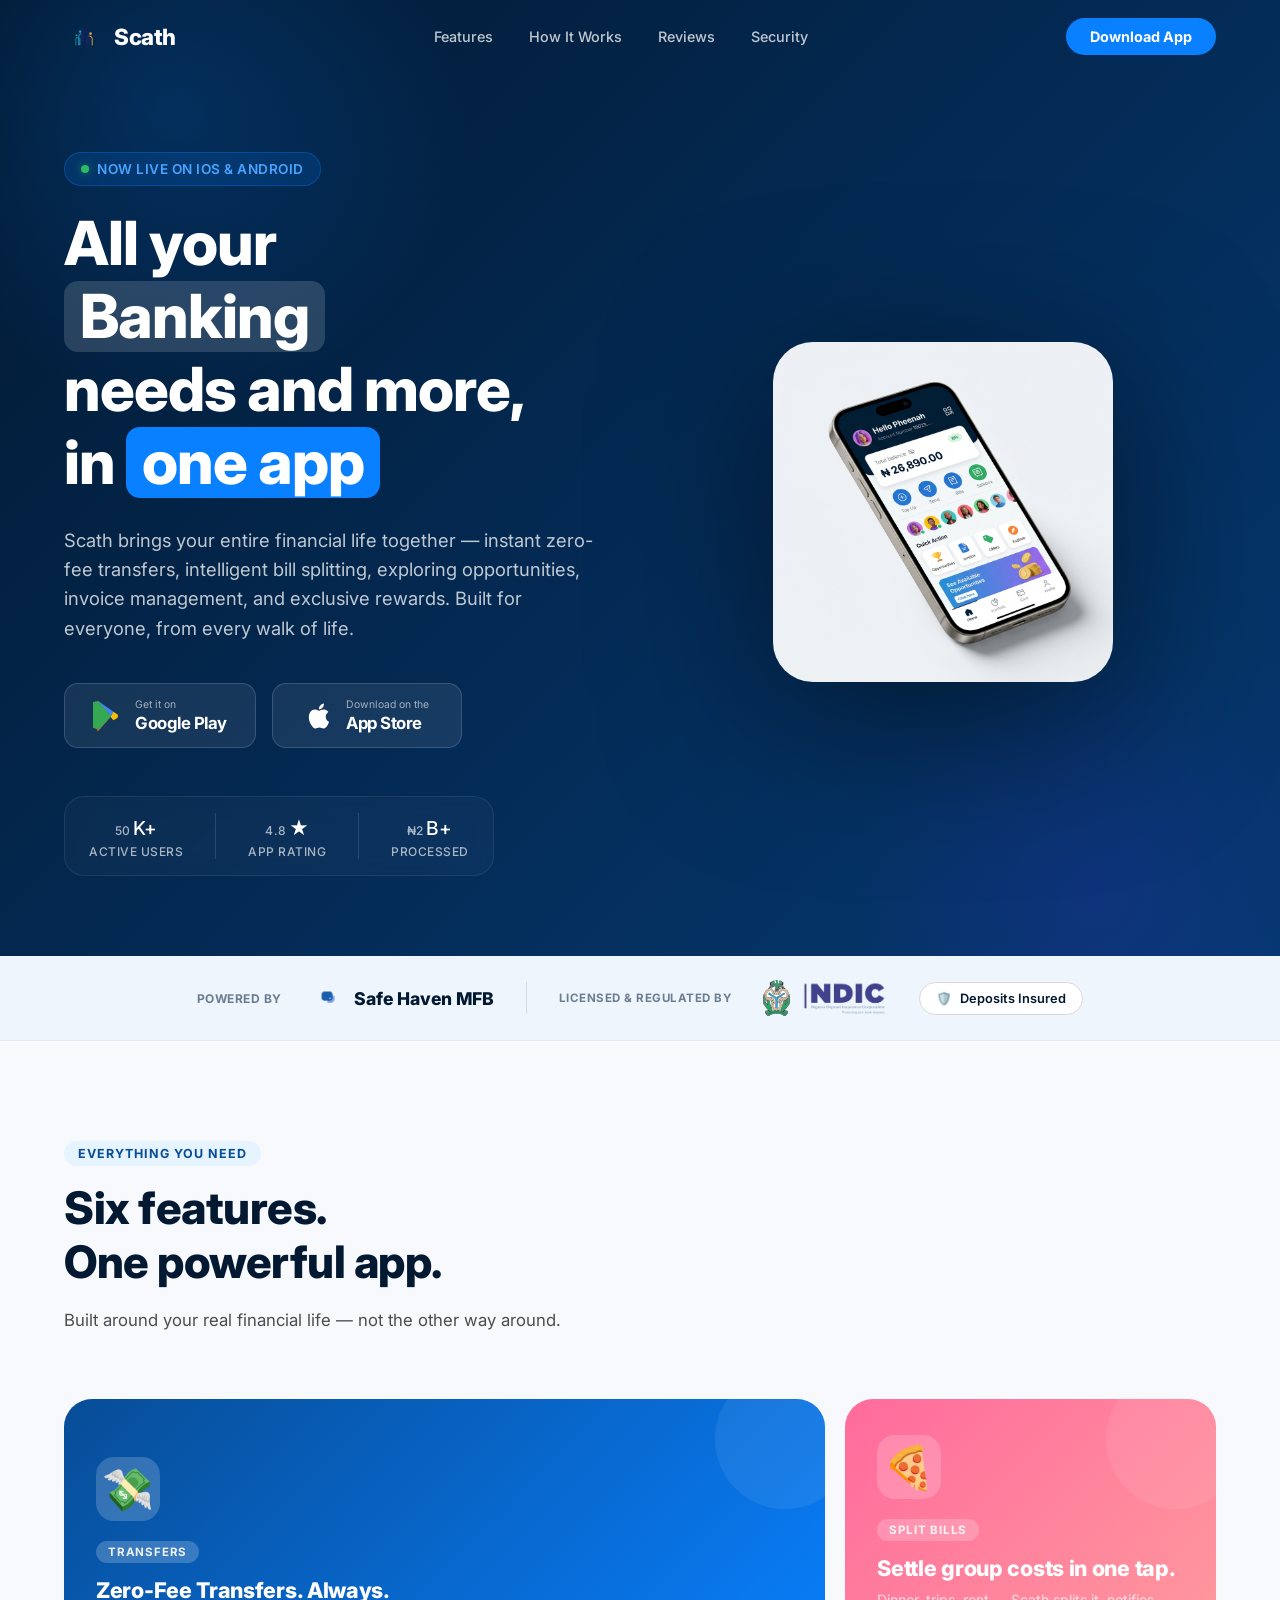
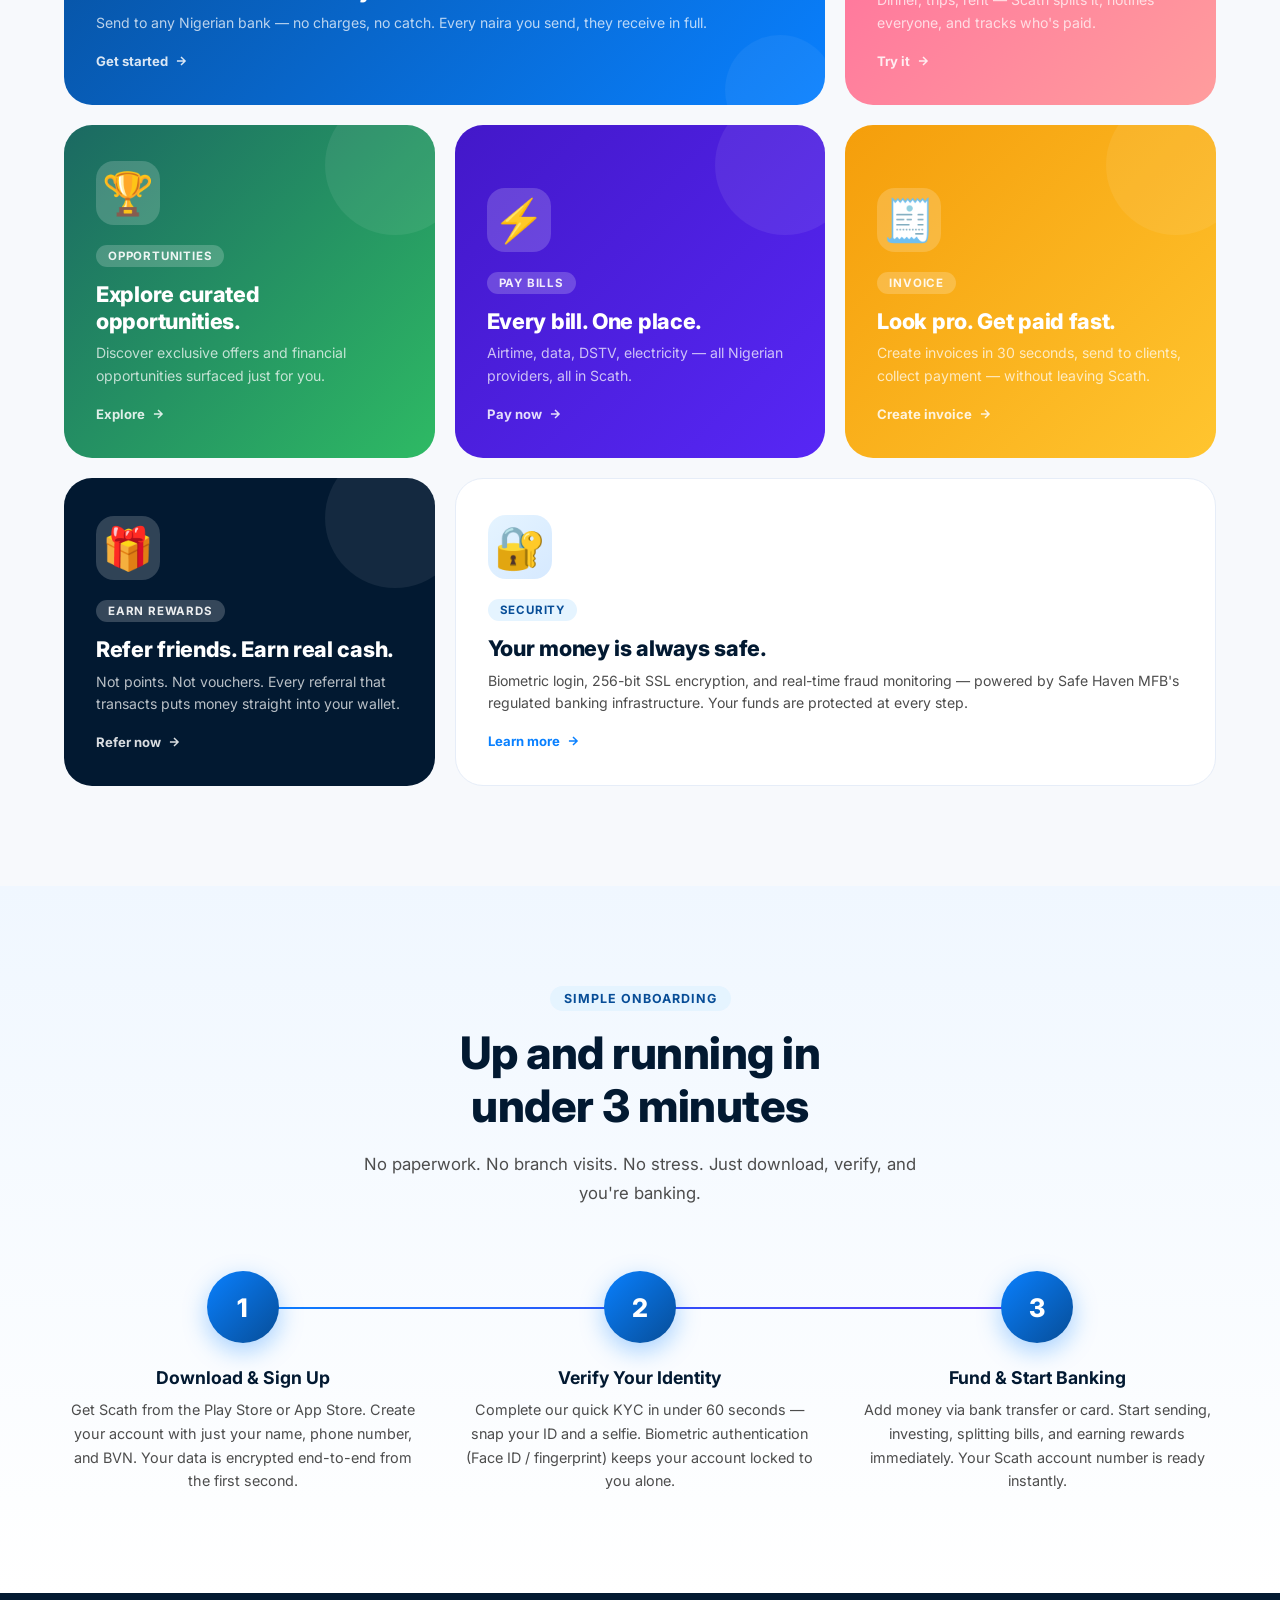
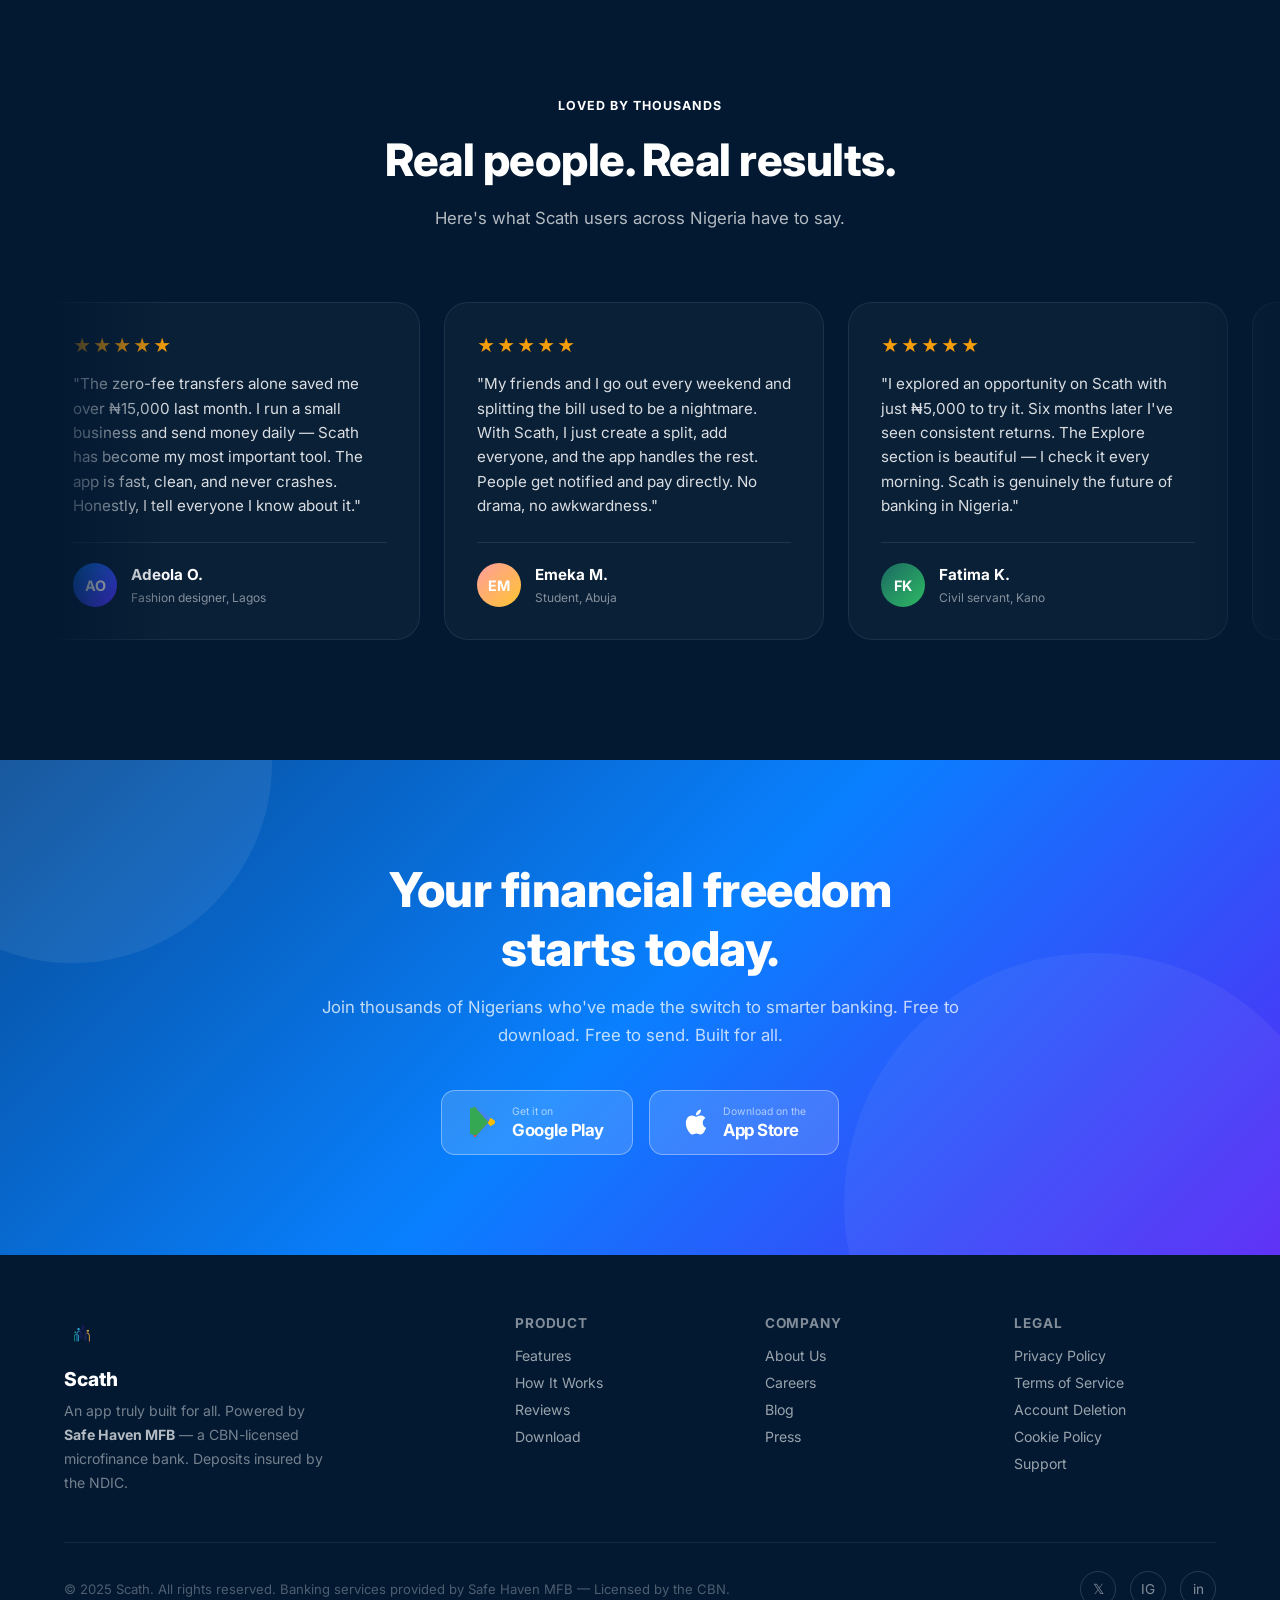
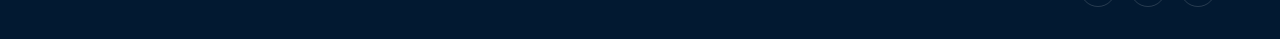
<file: index.html>
<!DOCTYPE html>
<html lang="en">
<head>
  <meta charset="UTF-8" />
  <meta name="viewport" content="width=device-width, initial-scale=1.0" />
  <title>Scath — All Your Banking Needs, In One App</title>
  <meta name="description" content="Scath is a social-first banking app. Zero-fee transfers, split bills with friends, explore opportunities, pay every bill, create invoices, and earn real cash — all in one place." />
  <meta name="keywords" content="Scath, banking app, fintech Nigeria, zero fee transfer, split bills, opportunities, mobile banking, Safe Haven" />
  <meta property="og:title" content="Scath — An App Truly Built For All" />
  <meta property="og:description" content="Zero fees. Bill splitting. Opportunities. Rewards. Your entire financial life in one beautiful app." />
  <meta property="og:image" content="assets/phone-mockup.png" />
  <meta property="og:type" content="website" />
  <meta name="twitter:card" content="summary_large_image" />
  <link rel="icon" href="assets/icon.png" type="image/png" />
  <link rel="stylesheet" href="style.css" />
</head>
<body>

<!-- ══════════════════════ NAV ══════════════════════ -->
<nav id="navbar">
  <a href="#hero" class="nav-logo">
    <img src="assets/splash-icon.png" alt="Scath logo" />
    <span>Scath</span>
  </a>
  <ul class="nav-links">
    <li><a href="#features">Features</a></li>
    <li><a href="#how">How It Works</a></li>
    <li><a href="#social">Reviews</a></li>
    <li><a href="#trust">Security</a></li>
  </ul>
  <a href="#cta" class="nav-cta">Download App</a>
  <div class="hamburger" id="hamburger" aria-label="Menu" role="button" tabindex="0">
    <span></span><span></span><span></span>
  </div>
</nav>

<div class="mobile-menu" id="mobile-menu">
  <a href="#features">Features</a>
  <a href="#how">How It Works</a>
  <a href="#social">Reviews</a>
  <a href="#trust">Security</a>
  <a href="#cta" class="nav-cta">Download App</a>
</div>

<!-- ══════════════════════ HERO ══════════════════════ -->
<section id="hero">
  <div class="hero-inner">
    <div class="hero-text">
      <div class="hero-tag reveal">
        <span class="dot"></span>
        <span>Now Live on iOS &amp; Android</span>
      </div>
      <h1 class="hero-title reveal reveal-delay-1">
        All your<br>
        <span class="pill">Banking</span><br>
        needs and more,<br>
        in <span class="pill blue">one app</span>
      </h1>
      <p class="hero-sub reveal reveal-delay-2">
        Scath brings your entire financial life together — instant zero-fee transfers, intelligent bill splitting, exploring opportunities, invoice management, and exclusive rewards. Built for everyone, from every walk of life.
      </p>
      <div class="hero-actions reveal reveal-delay-3">
        <!-- Google Play -->
        <a href="#" class="store-btn" id="play-store-btn" aria-label="Get it on Google Play">
          <svg viewBox="0 0 24 24" fill="none" xmlns="http://www.w3.org/2000/svg">
            <path d="M3.18 23.76c.32.18.68.24 1.04.18L14.72 12 4.22.06A1.5 1.5 0 0 0 3 1.5v21a1.5 1.5 0 0 0 .18.72v.54z" fill="#EA4335"/>
            <path d="M18.82 10.1 16.3 8.64 13.41 12l2.89 3.36 2.52-1.46A1.81 1.81 0 0 0 20 12a1.81 1.81 0 0 0-.94-1.62l-.24-.28z" fill="#FBBC04"/>
            <path d="M4.22.06 14.72 12 5.26 22.5A1.5 1.5 0 0 1 4.22.06z" fill="#34A853"/>
            <path d="M4.22.06A1.5 1.5 0 0 1 5.26 1.5L14.72 12 16.3 8.64 4.22.06z" fill="#4285F4"/>
          </svg>
          <div class="store-btn-text">
            <small>Get it on</small>
            <strong>Google Play</strong>
          </div>
        </a>
        <!-- App Store -->
        <a href="#" class="store-btn" id="app-store-btn" aria-label="Download on the App Store">
          <svg viewBox="0 0 24 24" fill="white" xmlns="http://www.w3.org/2000/svg">
            <path d="M18.71 19.5c-.83 1.24-1.71 2.45-3.05 2.47-1.34.03-1.77-.79-3.29-.79-1.53 0-2 .77-3.27.82-1.31.05-2.3-1.32-3.14-2.53C4.25 17 2.94 12.45 4.7 9.39c.87-1.52 2.43-2.48 4.12-2.51 1.28-.02 2.5.87 3.29.87.78 0 2.26-1.07 3.8-.91.65.03 2.47.26 3.64 1.98-.09.06-2.17 1.28-2.15 3.81.03 3.02 2.65 4.03 2.68 4.04-.03.07-.42 1.44-1.38 2.83M13 3.5c.73-.83 1.94-1.46 2.94-1.5.13 1.17-.34 2.35-1.04 3.19-.69.85-1.83 1.51-2.95 1.42-.15-1.15.41-2.35 1.05-3.11z"/>
          </svg>
          <div class="store-btn-text">
            <small>Download on the</small>
            <strong>App Store</strong>
          </div>
        </a>
      </div>
      <div class="hero-stats reveal reveal-delay-4">
        <div class="stat">
          <strong><span data-count="50" data-suffix="K+">0</span></strong>
          <span>Active Users</span>
        </div>
        <div class="stat">
          <strong><span data-count="4.8" data-suffix="★">0</span></strong>
          <span>App Rating</span>
        </div>
        <div class="stat">
          <strong><span data-prefix="₦" data-count="2" data-suffix="B+">0</span></strong>
          <span>Processed</span>
        </div>
      </div>
    </div>
    <div class="hero-img reveal reveal-delay-2">
      <div class="phone-wrap">
        <img src="assets/phone-mockup.png" alt="Scath app on iPhone showing dashboard with wallet balance and quick actions" />
      </div>
    </div>
  </div>
</section>

<!-- ══════════════════════ TRUST STRIP ══════════════════════ -->
<div id="trust">
  <span class="trust-label">Powered by</span>
  <div class="trust-logos">
    <img src="assets/safehaven.png" alt="Safe Haven MFB" title="Safe Haven Microfinance Bank" style="height:28px;" />
    <span class="trust-brand-name">Safe Haven MFB</span>
  </div>
  <div class="trust-divider"></div>
  <span class="trust-label" style="font-size:0.72rem;">Licensed &amp; Regulated by</span>
  <div class="trust-logos">
    <img src="assets/cbn.svg" alt="Central Bank of Nigeria" title="Central Bank of Nigeria" />
    <img src="assets/ndic.png" alt="NDIC" title="NDIC" />
  </div>

  <div class="trust-badge">
    <span>🛡️</span>
    <span>Deposits Insured</span>
  </div>
</div>

<!-- ══════════════════════ FEATURES ══════════════════════ -->
<section id="features" class="section">
  <div class="section-inner">
    <div class="section-head">
      <span class="section-tag reveal" style="background:#E5F4FF;color:#074D97;">Everything You Need</span>
      <h2 class="section-title reveal reveal-delay-1">Six features.<br>One powerful app.</h2>
      <p class="section-sub reveal reveal-delay-2">Built around your real financial life — not the other way around.</p>
    </div>

    <div class="bento-grid">

      <!-- ROW 1: Wide (Zero Fees) + Narrow (Split Bills) -->
      <div class="bcard wide bg-blue reveal">
        <div class="bcard-blob"></div><div class="bcard-blob2"></div>
        <div class="bcard-icon">💸</div>
        <div class="bcard-label">Transfers</div>
        <h3>Zero-Fee Transfers. Always.</h3>
        <p>Send to any Nigerian bank — no charges, no catch. Every naira you send, they receive in full.</p>
        <a href="#cta" class="bcard-cta">Get started <svg width="14" height="14" viewBox="0 0 24 24" fill="none" stroke="currentColor" stroke-width="2.5"><path d="M5 12h14M12 5l7 7-7 7"/></svg></a>
      </div>

      <div class="bcard bg-pink reveal reveal-delay-1">
        <div class="bcard-blob"></div>
        <div class="bcard-icon">🍕</div>
        <div class="bcard-label">Split Bills</div>
        <h3>Settle group costs in one tap.</h3>
        <p>Dinner, trips, rent — Scath splits it, notifies everyone, and tracks who's paid.</p>
        <a href="#cta" class="bcard-cta">Try it <svg width="14" height="14" viewBox="0 0 24 24" fill="none" stroke="currentColor" stroke-width="2.5"><path d="M5 12h14M12 5l7 7-7 7"/></svg></a>
      </div>

      <!-- ROW 2: Narrow (Opportunities) + Narrow (Pay Bills) + Narrow (Invoice) -->
      <div class="bcard bg-green reveal">
        <div class="bcard-blob"></div>
        <div class="bcard-icon">🏆</div>
        <div class="bcard-label">Opportunities</div>
        <h3>Explore curated opportunities.</h3>
        <p>Discover exclusive offers and financial opportunities surfaced just for you.</p>
        <a href="#cta" class="bcard-cta">Explore <svg width="14" height="14" viewBox="0 0 24 24" fill="none" stroke="currentColor" stroke-width="2.5"><path d="M5 12h14M12 5l7 7-7 7"/></svg></a>
      </div>

      <div class="bcard bg-purple reveal reveal-delay-1">
        <div class="bcard-blob"></div>
        <div class="bcard-icon">⚡</div>
        <div class="bcard-label">Pay Bills</div>
        <h3>Every bill. One place.</h3>
        <p>Airtime, data, DSTV, electricity — all Nigerian providers, all in Scath.</p>
        <a href="#cta" class="bcard-cta">Pay now <svg width="14" height="14" viewBox="0 0 24 24" fill="none" stroke="currentColor" stroke-width="2.5"><path d="M5 12h14M12 5l7 7-7 7"/></svg></a>
      </div>

      <div class="bcard bg-yellow reveal reveal-delay-2">
        <div class="bcard-blob"></div>
        <div class="bcard-icon">🧾</div>
        <div class="bcard-label">Invoice</div>
        <h3>Look pro. Get paid fast.</h3>
        <p>Create invoices in 30 seconds, send to clients, collect payment — without leaving Scath.</p>
        <a href="#cta" class="bcard-cta">Create invoice <svg width="14" height="14" viewBox="0 0 24 24" fill="none" stroke="currentColor" stroke-width="2.5"><path d="M5 12h14M12 5l7 7-7 7"/></svg></a>
      </div>

      <!-- ROW 3: Narrow (Earn Rewards) + Wide (Safebox highlight) -->
      <div class="bcard bg-navy reveal">
        <div class="bcard-blob"></div>
        <div class="bcard-icon">🎁</div>
        <div class="bcard-label">Earn Rewards</div>
        <h3>Refer friends. Earn real cash.</h3>
        <p>Not points. Not vouchers. Every referral that transacts puts money straight into your wallet.</p>
        <a href="#cta" class="bcard-cta">Refer now <svg width="14" height="14" viewBox="0 0 24 24" fill="none" stroke="currentColor" stroke-width="2.5"><path d="M5 12h14M12 5l7 7-7 7"/></svg></a>
      </div>

      <div class="bcard wide bg-white reveal reveal-delay-1">
        <div class="bcard-icon" style="background:linear-gradient(135deg,#E5F4FF,#d6e9ff);">🔐</div>
        <div class="bcard-label">Security</div>
        <h3>Your money is always safe.</h3>
        <p>Biometric login, 256-bit SSL encryption, and real-time fraud monitoring — powered by Safe Haven MFB's regulated banking infrastructure. Your funds are protected at every step.</p>
        <a href="#cta" class="bcard-cta" style="color:var(--lblue);">Learn more <svg width="14" height="14" viewBox="0 0 24 24" fill="none" stroke="currentColor" stroke-width="2.5" style="stroke:#0980FF"><path d="M5 12h14M12 5l7 7-7 7"/></svg></a>
      </div>

    </div>
  </div>
</section>

<!-- ══════════════════════ HOW IT WORKS ══════════════════════ -->
<section id="how" class="section">
  <div class="section-inner">
    <div class="section-head" style="text-align:center;">
      <span class="section-tag reveal" style="background:#E5F4FF;color:#074D97;">Simple Onboarding</span>
      <h2 class="section-title reveal reveal-delay-1">Up and running in<br>under 3 minutes</h2>
      <p class="section-sub reveal reveal-delay-2" style="margin:0 auto;">No paperwork. No branch visits. No stress. Just download, verify, and you're banking.</p>
    </div>
    <div class="steps">
      <div class="step reveal">
        <div class="step-num">1</div>
        <h3>Download &amp; Sign Up</h3>
        <p>Get Scath from the Play Store or App Store. Create your account with just your name, phone number, and BVN. Your data is encrypted end-to-end from the first second.</p>
      </div>
      <div class="step reveal reveal-delay-1">
        <div class="step-num">2</div>
        <h3>Verify Your Identity</h3>
        <p>Complete our quick KYC in under 60 seconds — snap your ID and a selfie. Biometric authentication (Face ID / fingerprint) keeps your account locked to you alone.</p>
      </div>
      <div class="step reveal reveal-delay-2">
        <div class="step-num">3</div>
        <h3>Fund &amp; Start Banking</h3>
        <p>Add money via bank transfer or card. Start sending, investing, splitting bills, and earning rewards immediately. Your Scath account number is ready instantly.</p>
      </div>
    </div>
  </div>
</section>

<!-- ══════════════════════ SOCIAL PROOF ══════════════════════ -->
<section id="social">
  <div class="section-inner">
    <div class="section-head">
      <span class="section-tag reveal">Loved by thousands</span>
      <h2 class="section-title reveal reveal-delay-1">Real people. Real results.</h2>
      <p class="section-sub reveal reveal-delay-2">Here's what Scath users across Nigeria have to say.</p>
    </div>
    <div class="testimonials-wrapper">
      <div class="testimonials-track">
        
        <div class="tcard">
          <div class="stars">★★★★★</div>
          <p>"The zero-fee transfers alone saved me over ₦15,000 last month. I run a small business and send money daily — Scath has become my most important tool. The app is fast, clean, and never crashes. Honestly, I tell everyone I know about it."</p>
          <div class="tauthor">
            <div class="tavatar" style="background:linear-gradient(135deg,#0980FF,#5727F5);">AO</div>
            <div class="tauthor-info">
              <strong>Adeola O.</strong>
              <span>Fashion designer, Lagos</span>
            </div>
          </div>
        </div>

        <div class="tcard">
          <div class="stars">★★★★★</div>
          <p>"My friends and I go out every weekend and splitting the bill used to be a nightmare. With Scath, I just create a split, add everyone, and the app handles the rest. People get notified and pay directly. No drama, no awkwardness."</p>
          <div class="tauthor">
            <div class="tavatar" style="background:linear-gradient(135deg,#FF9D9D,#FFC52F);">EM</div>
            <div class="tauthor-info">
              <strong>Emeka M.</strong>
              <span>Student, Abuja</span>
            </div>
          </div>
        </div>

        <div class="tcard">
          <div class="stars">★★★★★</div>
          <p>"I explored an opportunity on Scath with just ₦5,000 to try it. Six months later I've seen consistent returns. The Explore section is beautiful — I check it every morning. Scath is genuinely the future of banking in Nigeria."</p>
          <div class="tauthor">
            <div class="tavatar" style="background:linear-gradient(135deg,#1B6962,#2EBA64);">FK</div>
            <div class="tauthor-info">
              <strong>Fatima K.</strong>
              <span>Civil servant, Kano</span>
            </div>
          </div>
        </div>

        <div class="tcard">
          <div class="stars">★★★★★</div>
          <p>"As a freelancer, the invoice feature is incredible. I look 10x more professional to clients, and collecting payment is seamless since they can pay directly through the invoice link. I've also earned good money from the referral program."</p>
          <div class="tauthor">
            <div class="tavatar" style="background:linear-gradient(135deg,#5727F5,#0980FF);">TN</div>
            <div class="tauthor-info">
              <strong>Tunde N.</strong>
              <span>Freelance developer, PH</span>
            </div>
          </div>
        </div>
        
        <!-- Duplicated for seamless infinite marquee scrolling -->
        <div class="tcard" aria-hidden="true">
          <div class="stars">★★★★★</div>
          <p>"The zero-fee transfers alone saved me over ₦15,000 last month. I run a small business and send money daily — Scath has become my most important tool. The app is fast, clean, and never crashes. Honestly, I tell everyone I know about it."</p>
          <div class="tauthor">
            <div class="tavatar" style="background:linear-gradient(135deg,#0980FF,#5727F5);">AO</div>
            <div class="tauthor-info">
              <strong>Adeola O.</strong>
              <span>Fashion designer, Lagos</span>
            </div>
          </div>
        </div>

        <div class="tcard" aria-hidden="true">
          <div class="stars">★★★★★</div>
          <p>"My friends and I go out every weekend and splitting the bill used to be a nightmare. With Scath, I just create a split, add everyone, and the app handles the rest. People get notified and pay directly. No drama, no awkwardness."</p>
          <div class="tauthor">
            <div class="tavatar" style="background:linear-gradient(135deg,#FF9D9D,#FFC52F);">EM</div>
            <div class="tauthor-info">
              <strong>Emeka M.</strong>
              <span>Student, Abuja</span>
            </div>
          </div>
        </div>

      </div>
    </div>
  </div>
</section>

<!-- ══════════════════════ CTA ══════════════════════ -->
<section id="cta">
  <div class="inner">
    <h2 class="reveal">Your financial freedom<br>starts today.</h2>
    <p class="reveal reveal-delay-1">Join thousands of Nigerians who've made the switch to smarter banking. Free to download. Free to send. Built for all.</p>
    <div class="cta-btns reveal reveal-delay-2">
      <a href="#" class="store-btn" aria-label="Get it on Google Play">
        <svg viewBox="0 0 24 24" fill="none" xmlns="http://www.w3.org/2000/svg" width="26" height="26">
          <path d="M3.18 23.76c.32.18.68.24 1.04.18L14.72 12 4.22.06A1.5 1.5 0 0 0 3 1.5v21a1.5 1.5 0 0 0 .18.72v.54z" fill="#EA4335"/>
          <path d="M18.82 10.1 16.3 8.64 13.41 12l2.89 3.36 2.52-1.46A1.81 1.81 0 0 0 20 12a1.81 1.81 0 0 0-.94-1.62l-.24-.28z" fill="#FBBC04"/>
          <path d="M4.22.06 14.72 12 5.26 22.5A1.5 1.5 0 0 1 4.22.06z" fill="#34A853"/>
          <path d="M4.22.06A1.5 1.5 0 0 1 5.26 1.5L14.72 12 16.3 8.64 4.22.06z" fill="#4285F4"/>
        </svg>
        <div class="store-btn-text">
          <small>Get it on</small>
          <strong>Google Play</strong>
        </div>
      </a>
      <a href="#" class="store-btn" aria-label="Download on the App Store">
        <svg viewBox="0 0 24 24" fill="white" xmlns="http://www.w3.org/2000/svg" width="26" height="26">
          <path d="M18.71 19.5c-.83 1.24-1.71 2.45-3.05 2.47-1.34.03-1.77-.79-3.29-.79-1.53 0-2 .77-3.27.82-1.31.05-2.3-1.32-3.14-2.53C4.25 17 2.94 12.45 4.7 9.39c.87-1.52 2.43-2.48 4.12-2.51 1.28-.02 2.5.87 3.29.87.78 0 2.26-1.07 3.8-.91.65.03 2.47.26 3.64 1.98-.09.06-2.17 1.28-2.15 3.81.03 3.02 2.65 4.03 2.68 4.04-.03.07-.42 1.44-1.38 2.83M13 3.5c.73-.83 1.94-1.46 2.94-1.5.13 1.17-.34 2.35-1.04 3.19-.69.85-1.83 1.51-2.95 1.42-.15-1.15.41-2.35 1.05-3.11z"/>
        </svg>
        <div class="store-btn-text">
          <small>Download on the</small>
          <strong>App Store</strong>
        </div>
      </a>
    </div>
  </div>
</section>

<!-- ══════════════════════ FOOTER ══════════════════════ -->
<footer>
  <div class="footer-inner">
    <div class="footer-grid">
      <div class="footer-brand">
        <img src="assets/splash-icon.png" alt="Scath" />
        <div class="brand-name">Scath</div>
        <p>An app truly built for all. Powered by <strong style="color:rgba(255,255,255,0.7);">Safe Haven MFB</strong> — a CBN-licensed microfinance bank. Deposits insured by the NDIC.</p>
      </div>
      <div class="footer-col">
        <h4>Product</h4>
        <a href="#features">Features</a>
        <a href="#how">How It Works</a>
        <a href="#social">Reviews</a>
        <a href="#cta">Download</a>
      </div>
      <div class="footer-col">
        <h4>Company</h4>
        <a href="#">About Us</a>
        <a href="#">Careers</a>
        <a href="#">Blog</a>
        <a href="#">Press</a>
      </div>
      <div class="footer-col">
        <h4>Legal</h4>
        <a href="privacy-policy.html">Privacy Policy</a>
        <a href="#">Terms of Service</a>
        <a href="account-deletion.html">Account Deletion</a>
        <a href="#">Cookie Policy</a>
        <a href="#">Support</a>
      </div>
    </div>
    <div class="footer-bottom">
      <p>© 2025 Scath. All rights reserved. Banking services provided by Safe Haven MFB — Licensed by the CBN.</p>
      <div class="footer-social">
        <a href="#" class="social-link" aria-label="Twitter">𝕏</a>
        <a href="#" class="social-link" aria-label="Instagram">IG</a>
        <a href="#" class="social-link" aria-label="LinkedIn">in</a>
      </div>
    </div>
  </div>
</footer>

<script src="script.js"></script>
</body>
</html>
</file>
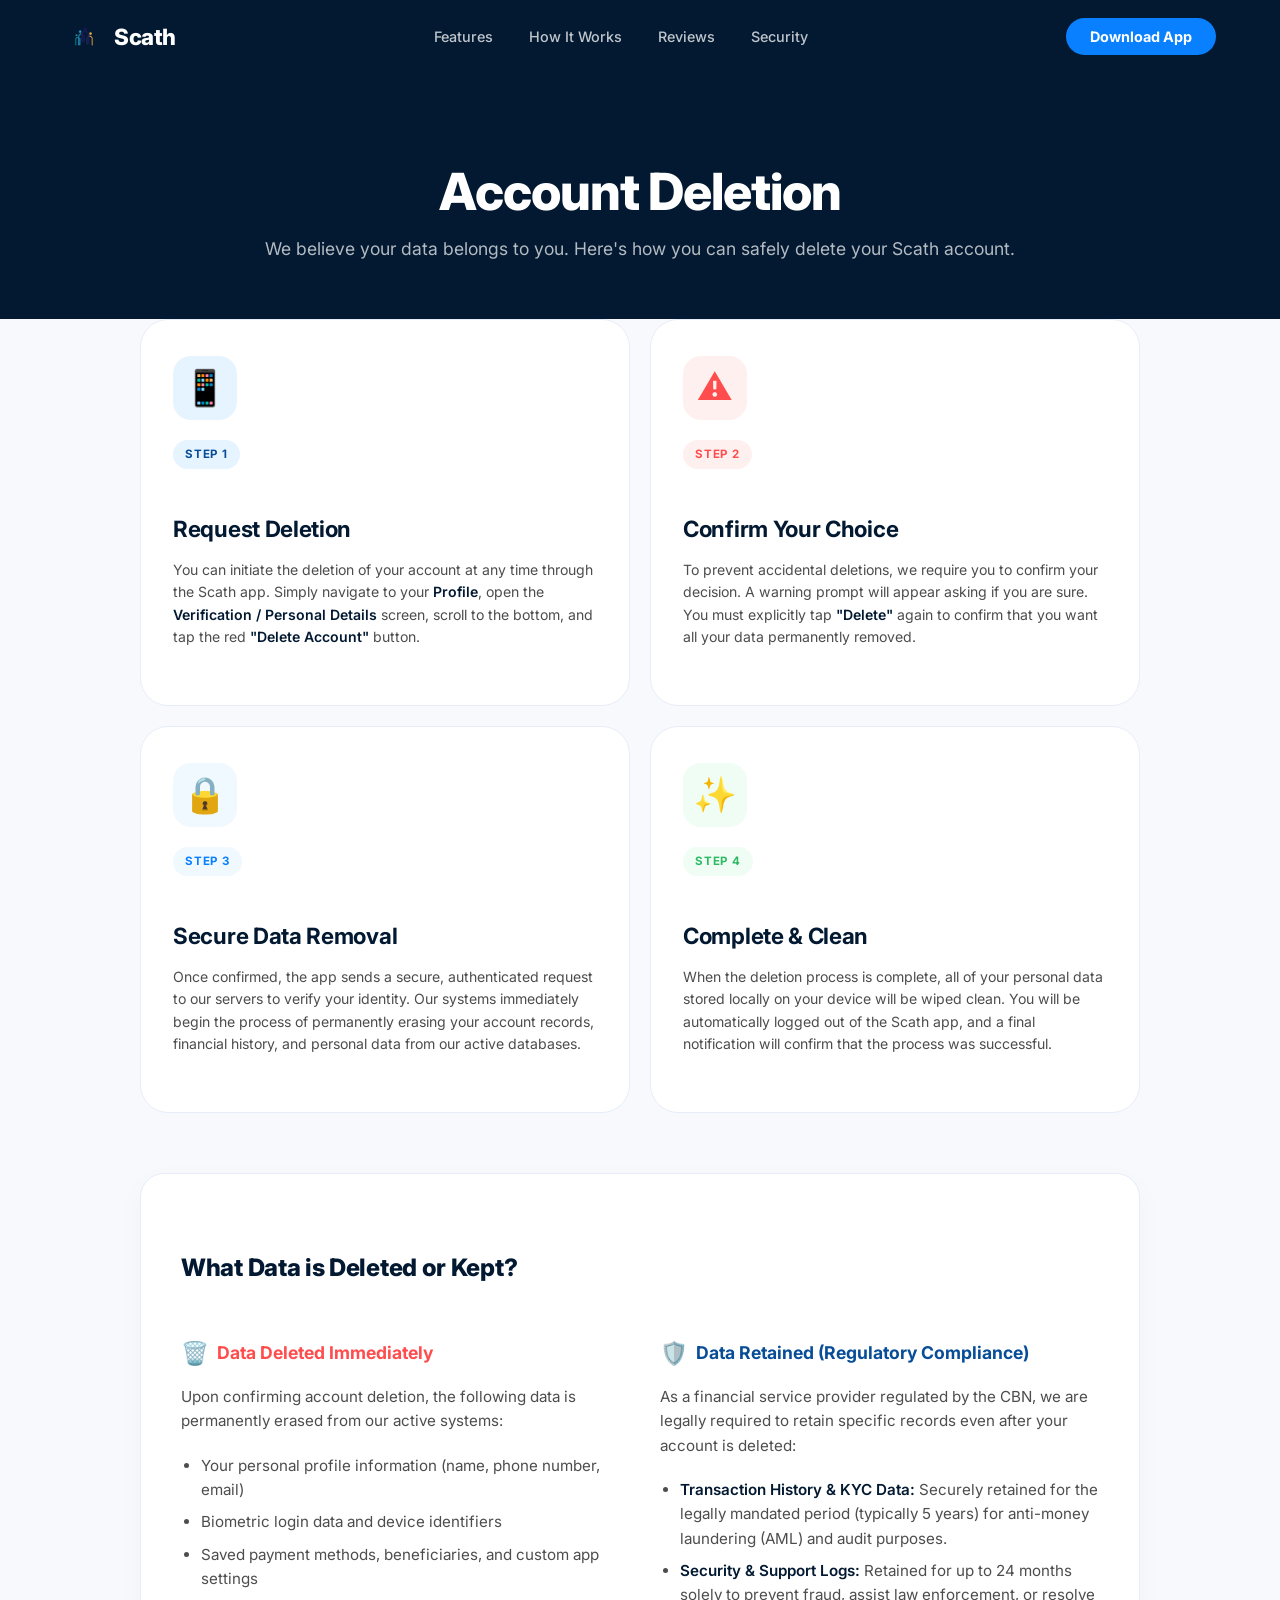
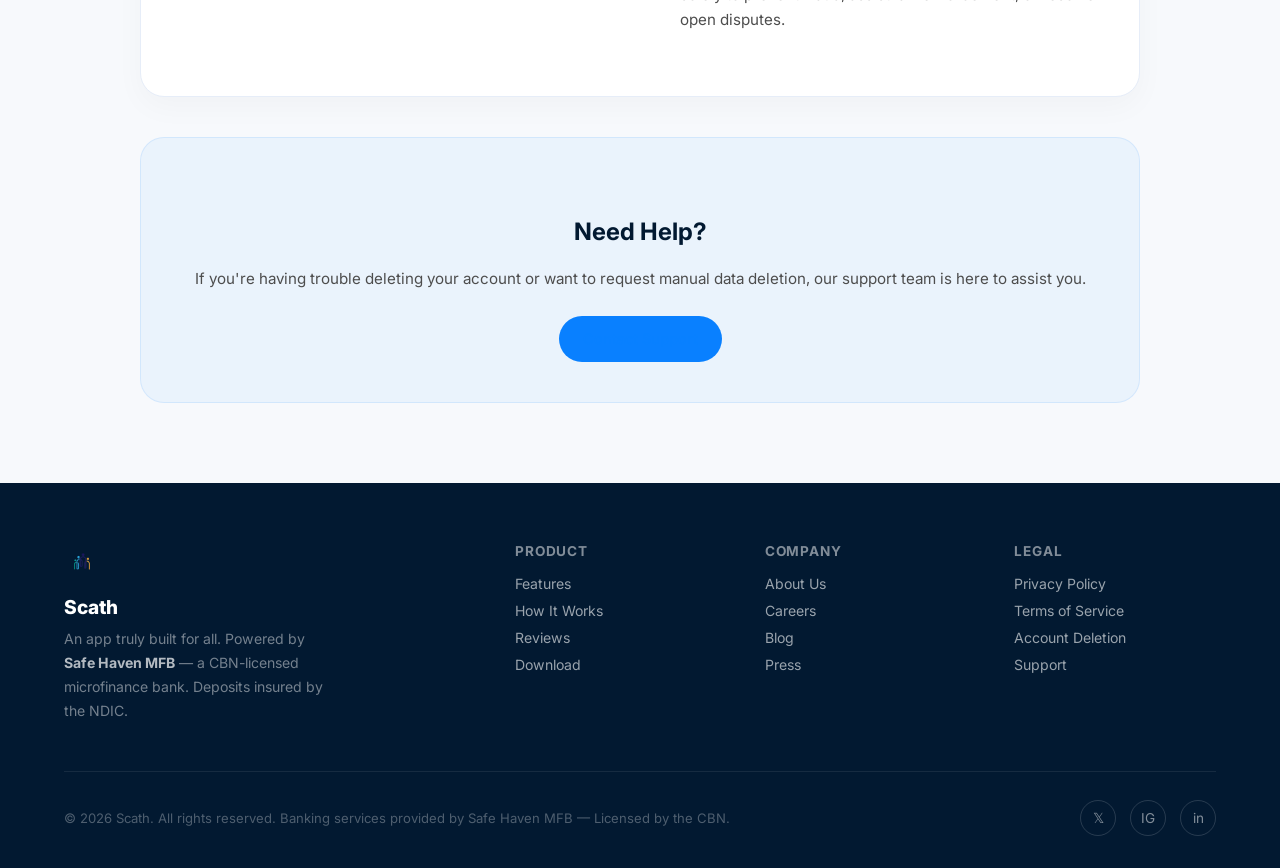
<file: account-deletion.html>
<!DOCTYPE html>
<html lang="en">
<head>
  <meta charset="UTF-8" />
  <meta name="viewport" content="width=device-width, initial-scale=1.0" />
  <title>Account Deletion — Scath App</title>
  <meta name="description" content="Information on how to delete your Scath app account and data." />
  <link rel="icon" href="assets/icon.png" type="image/png" />
  <link rel="stylesheet" href="style.css" />
</head>
<body>

<!-- ══════════════════════ NAV ══════════════════════ -->
<nav id="navbar">
  <a href="index.html#hero" class="nav-logo">
    <img src="assets/splash-icon.png" alt="Scath logo" />
    <span>Scath</span>
  </a>
  <ul class="nav-links">
    <li><a href="index.html#features">Features</a></li>
    <li><a href="index.html#how">How It Works</a></li>
    <li><a href="index.html#social">Reviews</a></li>
    <li><a href="index.html#trust">Security</a></li>
  </ul>
  <a href="index.html#cta" class="nav-cta">Download App</a>
  <div class="hamburger" id="hamburger" aria-label="Menu" role="button" tabindex="0">
    <span></span><span></span><span></span>
  </div>
</nav>

<div class="mobile-menu" id="mobile-menu">
  <a href="index.html#features">Features</a>
  <a href="index.html#how">How It Works</a>
  <a href="index.html#social">Reviews</a>
  <a href="index.html#trust">Security</a>
  <a href="index.html#cta" class="nav-cta">Download App</a>
</div>

<!-- ══════════════════════ PAGE HEADER ══════════════════════ -->
<section class="page-header" style="padding-bottom: 120px;">
  <div class="inner">
    <h1>Account Deletion</h1>
    <p>We believe your data belongs to you. Here's how you can safely delete your Scath account.</p>
  </div>
</section>

<!-- ══════════════════════ CONTENT ══════════════════════ -->
<section class="legal-content" style="background: #f7f9fc; padding-top: 0;">
  <div class="inner" style="max-width: 1000px; margin-top: -60px;">
    
    <div class="bento-grid">
      
      <!-- Step 1 -->
      <div class="bcard half bg-white reveal">
        <div class="bcard-icon" style="background:var(--faint-sky); color:var(--blue); font-size:2.2rem;">📱</div>
        <div class="bcard-label">Step 1</div>
        <h3>Request Deletion</h3>
        <p>You can initiate the deletion of your account at any time through the Scath app. Simply navigate to your <strong>Profile</strong>, open the <strong>Verification / Personal Details</strong> screen, scroll to the bottom, and tap the red <strong>"Delete Account"</strong> button.</p>
      </div>

      <!-- Step 2 -->
      <div class="bcard half bg-white reveal reveal-delay-1">
        <div class="bcard-icon" style="background:#fff0f0; color:#ff4d4d; font-size:2.2rem;">⚠️</div>
        <div class="bcard-label" style="background:#fff0f0; color:#ff4d4d;">Step 2</div>
        <h3>Confirm Your Choice</h3>
        <p>To prevent accidental deletions, we require you to confirm your decision. A warning prompt will appear asking if you are sure. You must explicitly tap <strong>"Delete"</strong> again to confirm that you want all your data permanently removed.</p>
      </div>

      <!-- Step 3 -->
      <div class="bcard half bg-white reveal reveal-delay-2">
        <div class="bcard-icon" style="background:#f0f9ff; color:#0980FF; font-size:2.2rem;">🔒</div>
        <div class="bcard-label" style="background:#f0f9ff; color:#0980FF;">Step 3</div>
        <h3>Secure Data Removal</h3>
        <p>Once confirmed, the app sends a secure, authenticated request to our servers to verify your identity. Our systems immediately begin the process of permanently erasing your account records, financial history, and personal data from our active databases.</p>
      </div>

      <!-- Step 4 -->
      <div class="bcard half bg-white reveal reveal-delay-3">
        <div class="bcard-icon" style="background:#f0fdf4; color:#2EBA64; font-size:2.2rem;">✨</div>
        <div class="bcard-label" style="background:#f0fdf4; color:#2EBA64;">Step 4</div>
        <h3>Complete & Clean</h3>
        <p>When the deletion process is complete, all of your personal data stored locally on your device will be wiped clean. You will be automatically logged out of the Scath app, and a final notification will confirm that the process was successful.</p>
      </div>

    </div>

    <div class="reveal reveal-delay-4" style="margin-top: 60px; padding: 40px; background: var(--white); border-radius: 24px; border: 1px solid #e6edf8; box-shadow: 0 10px 30px rgba(0,0,0,0.03);">
      <h3 style="font-size:1.5rem; font-weight:800; color:var(--dark-blue); margin-bottom: 20px; letter-spacing:-0.3px;">What Data is Deleted or Kept?</h3>
      
      <div style="display: grid; grid-template-columns: repeat(auto-fit, minmax(280px, 1fr)); gap: 40px;">
        <div>
          <h4 style="font-size:1.1rem; font-weight:700; color:#ff4d4d; margin-bottom: 12px; display:flex; align-items:center; gap:8px;"><span style="font-size:1.4rem;">🗑️</span> Data Deleted Immediately</h4>
          <p style="color:var(--gray); font-size:0.95rem; line-height:1.6;">Upon confirming account deletion, the following data is permanently erased from our active systems:</p>
          <ul style="color:var(--gray); font-size:0.95rem; line-height:1.6; margin-top:12px; padding-left: 20px;">
            <li style="margin-bottom:8px;">Your personal profile information (name, phone number, email)</li>
            <li style="margin-bottom:8px;">Biometric login data and device identifiers</li>
            <li style="margin-bottom:8px;">Saved payment methods, beneficiaries, and custom app settings</li>
          </ul>
        </div>
        
        <div>
          <h4 style="font-size:1.1rem; font-weight:700; color:var(--blue); margin-bottom: 12px; display:flex; align-items:center; gap:8px;"><span style="font-size:1.4rem;">🛡️</span> Data Retained (Regulatory Compliance)</h4>
          <p style="color:var(--gray); font-size:0.95rem; line-height:1.6;">As a financial service provider regulated by the CBN, we are legally required to retain specific records even after your account is deleted:</p>
          <ul style="color:var(--gray); font-size:0.95rem; line-height:1.6; margin-top:12px; padding-left: 20px;">
            <li style="margin-bottom:8px;"><strong>Transaction History & KYC Data:</strong> Securely retained for the legally mandated period (typically 5 years) for anti-money laundering (AML) and audit purposes.</li>
            <li style="margin-bottom:8px;"><strong>Security & Support Logs:</strong> Retained for up to 24 months solely to prevent fraud, assist law enforcement, or resolve open disputes.</li>
          </ul>
        </div>
      </div>
    </div>

    <div class="reveal" style="text-align:center; margin-top: 40px; padding: 40px; background: rgba(9,128,255,0.05); border-radius: 24px; border: 1px solid rgba(9,128,255,0.1);">
      <h3 style="font-size:1.5rem; font-weight:700; color:var(--dark-blue); margin-bottom: 12px;">Need Help?</h3>
      <p style="color:var(--gray); margin-bottom: 24px; font-size: 0.95rem;">If you're having trouble deleting your account or want to request manual data deletion, our support team is here to assist you.</p>
      <a href="mailto:support@thescathgroup.online" class="nav-cta" style="display:inline-block;">Contact Support</a>
    </div>

  </div>
</section>

<!-- ══════════════════════ FOOTER ══════════════════════ -->
<footer>
  <div class="footer-inner">
    <div class="footer-grid">
      <div class="footer-brand">
        <img src="assets/splash-icon.png" alt="Scath" />
        <div class="brand-name">Scath</div>
        <p>An app truly built for all. Powered by <strong style="color:rgba(255,255,255,0.7);">Safe Haven MFB</strong> — a CBN-licensed microfinance bank. Deposits insured by the NDIC.</p>
      </div>
      <div class="footer-col">
        <h4>Product</h4>
        <a href="index.html#features">Features</a>
        <a href="index.html#how">How It Works</a>
        <a href="index.html#social">Reviews</a>
        <a href="index.html#cta">Download</a>
      </div>
      <div class="footer-col">
        <h4>Company</h4>
        <a href="#">About Us</a>
        <a href="#">Careers</a>
        <a href="#">Blog</a>
        <a href="#">Press</a>
      </div>
      <div class="footer-col">
        <h4>Legal</h4>
        <a href="privacy-policy.html">Privacy Policy</a>
        <a href="#">Terms of Service</a>
        <a href="account-deletion.html">Account Deletion</a>
        <a href="#">Support</a>
      </div>
    </div>
    <div class="footer-bottom">
      <p>© 2026 Scath. All rights reserved. Banking services provided by Safe Haven MFB — Licensed by the CBN.</p>
      <div class="footer-social">
        <a href="#" class="social-link" aria-label="Twitter">𝕏</a>
        <a href="#" class="social-link" aria-label="Instagram">IG</a>
        <a href="#" class="social-link" aria-label="LinkedIn">in</a>
      </div>
    </div>
  </div>
</footer>

<script src="script.js"></script>
</body>
</html>
</file>
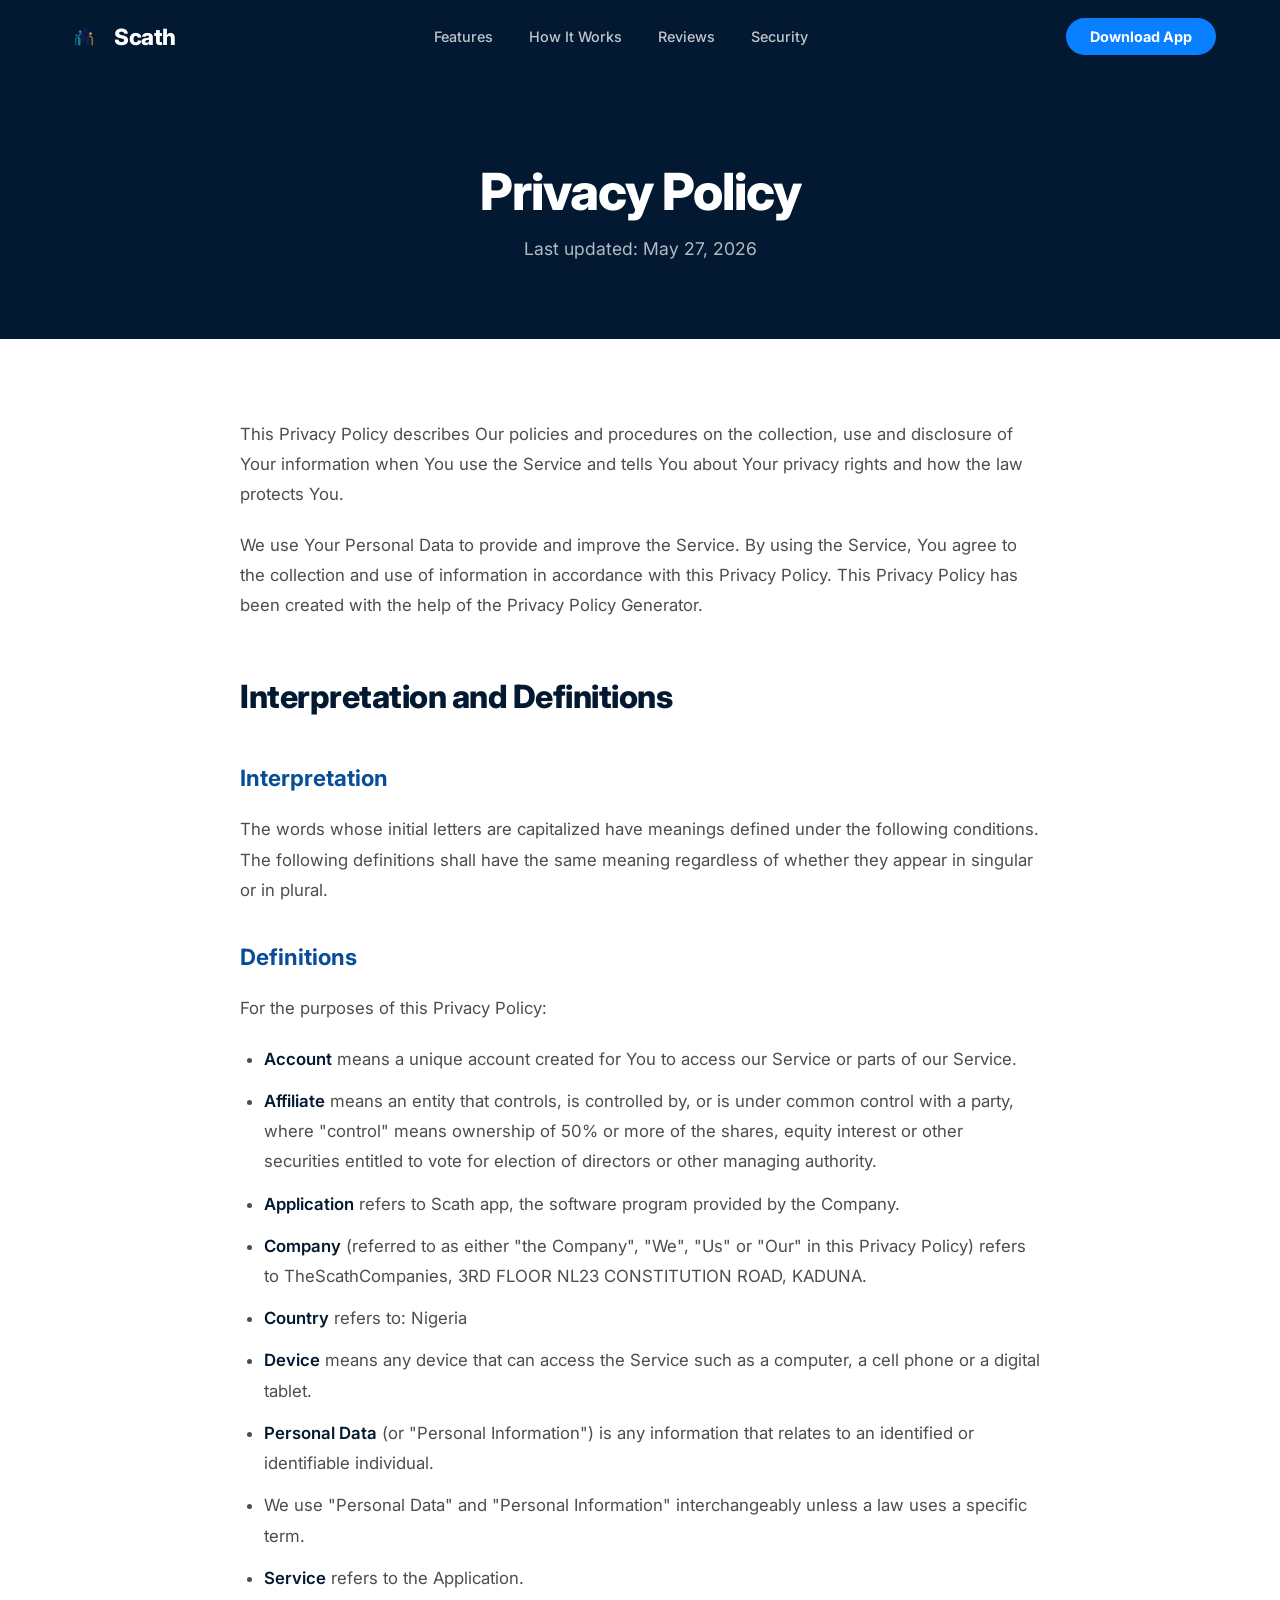
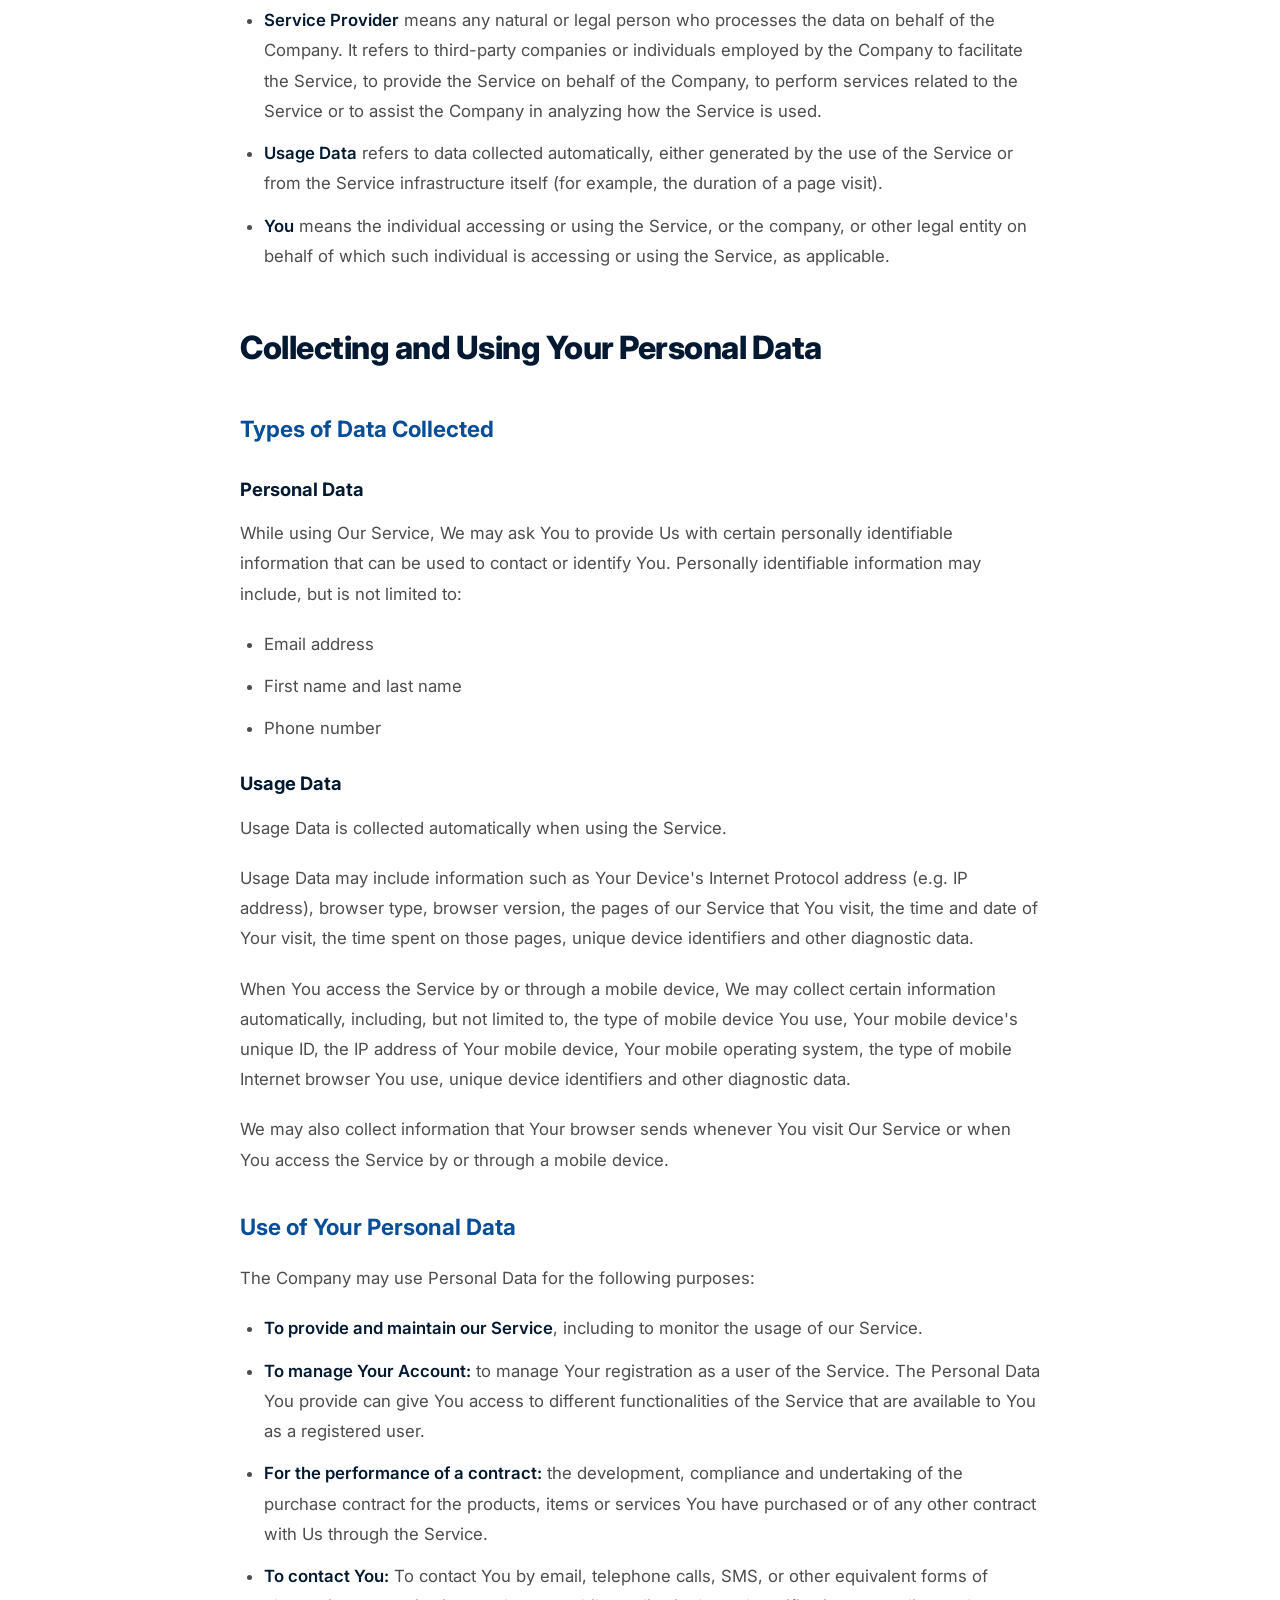
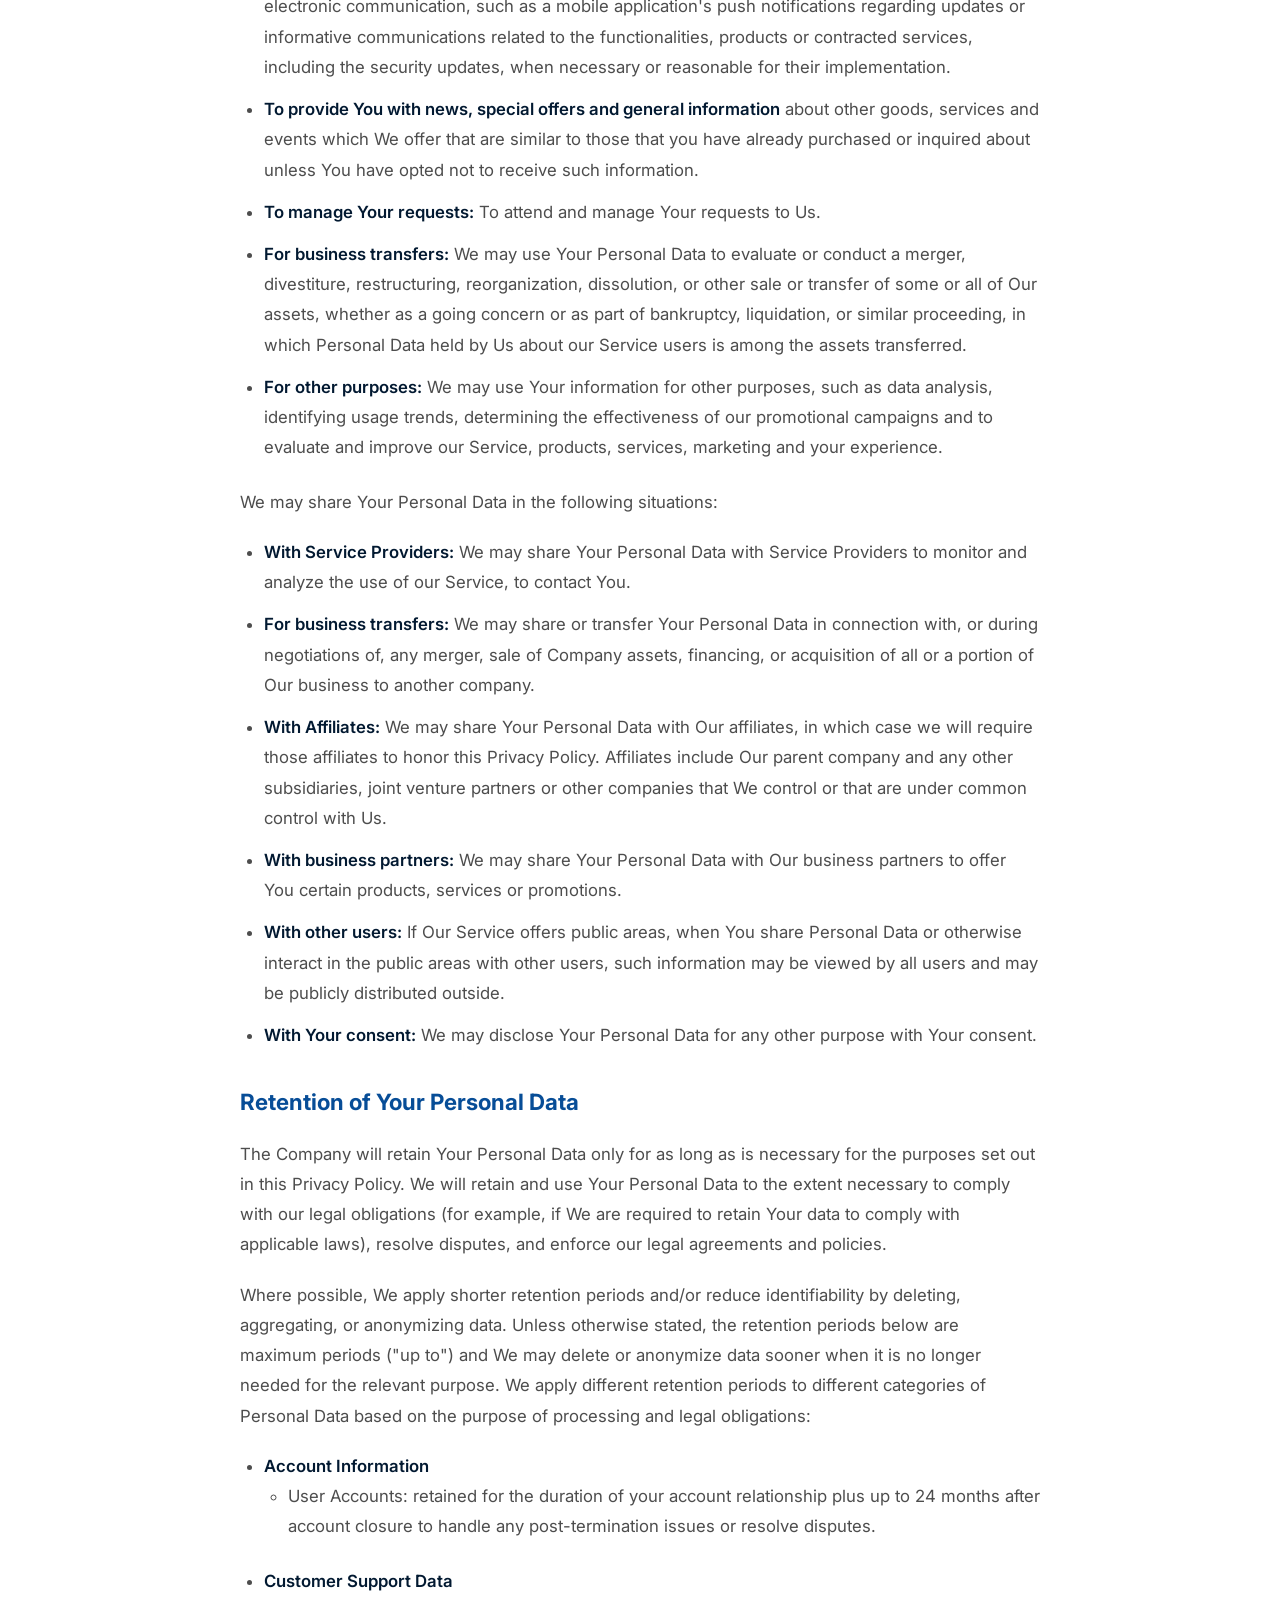
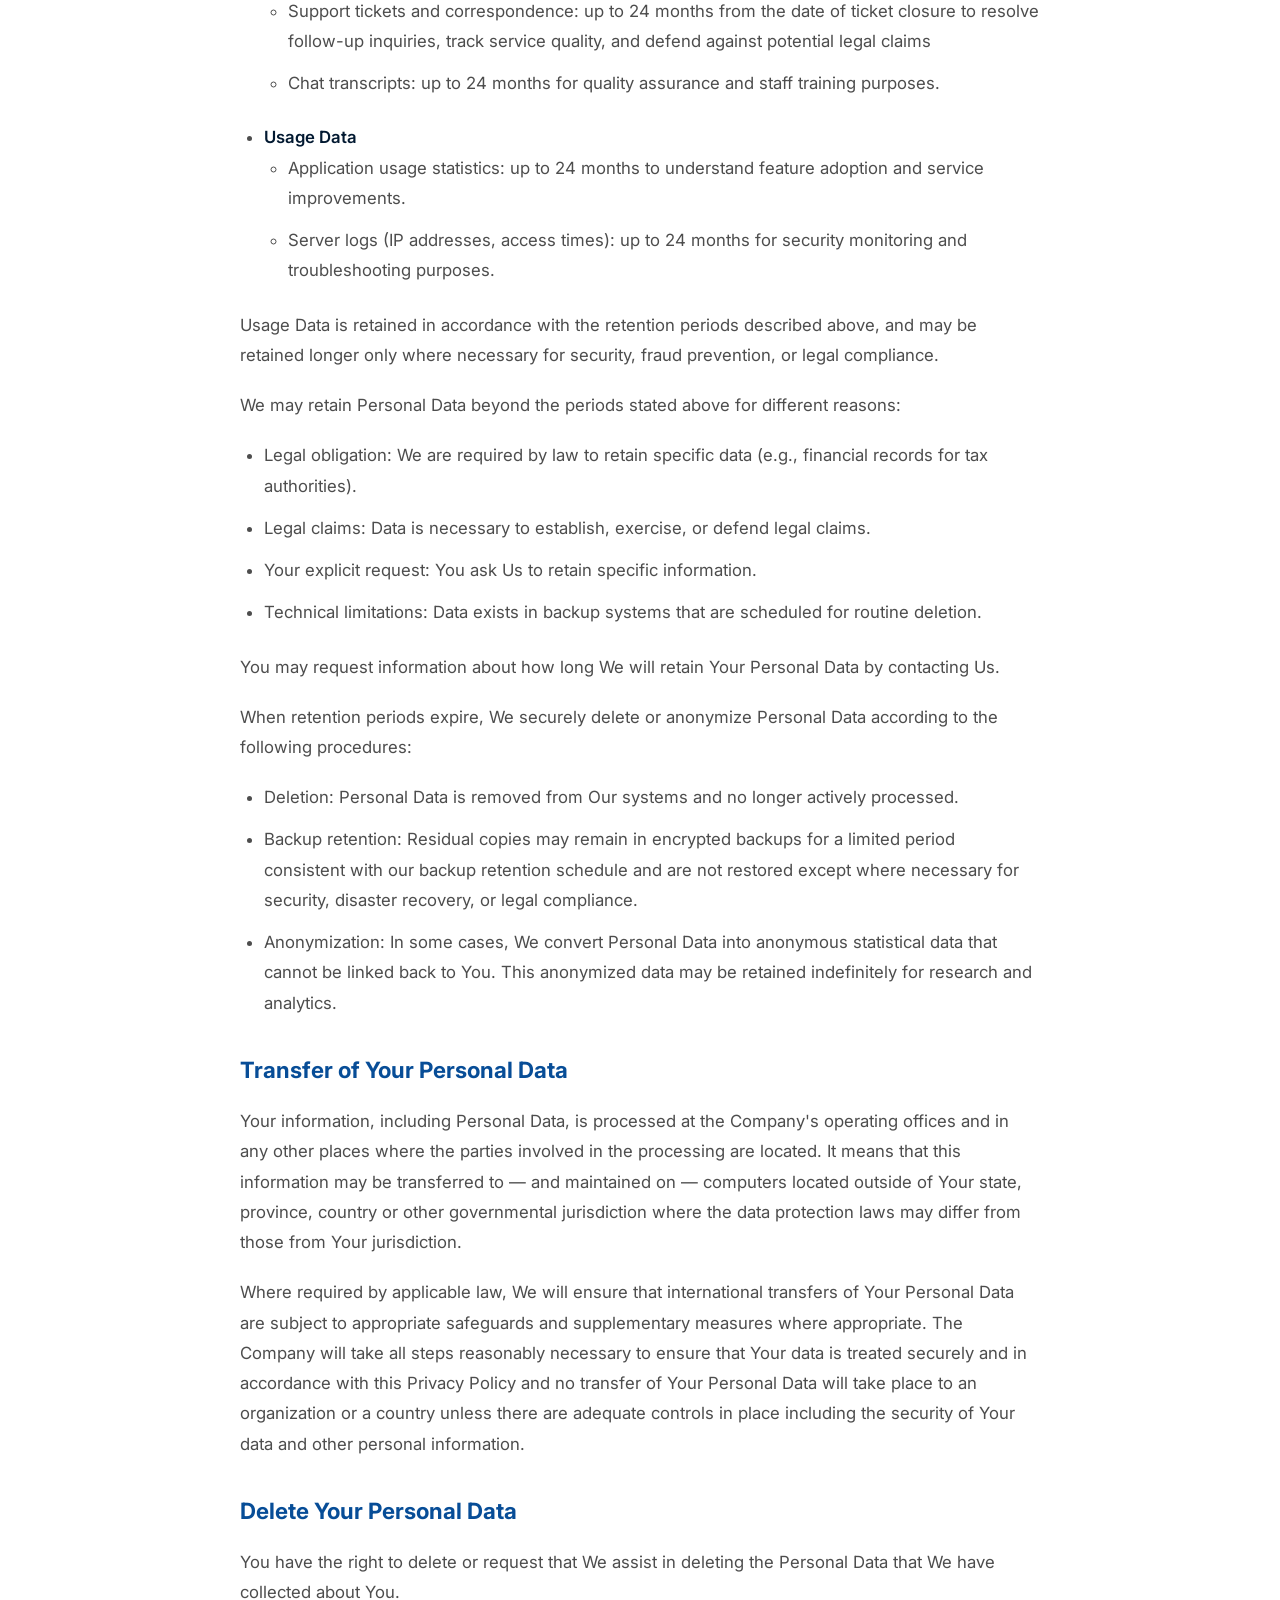
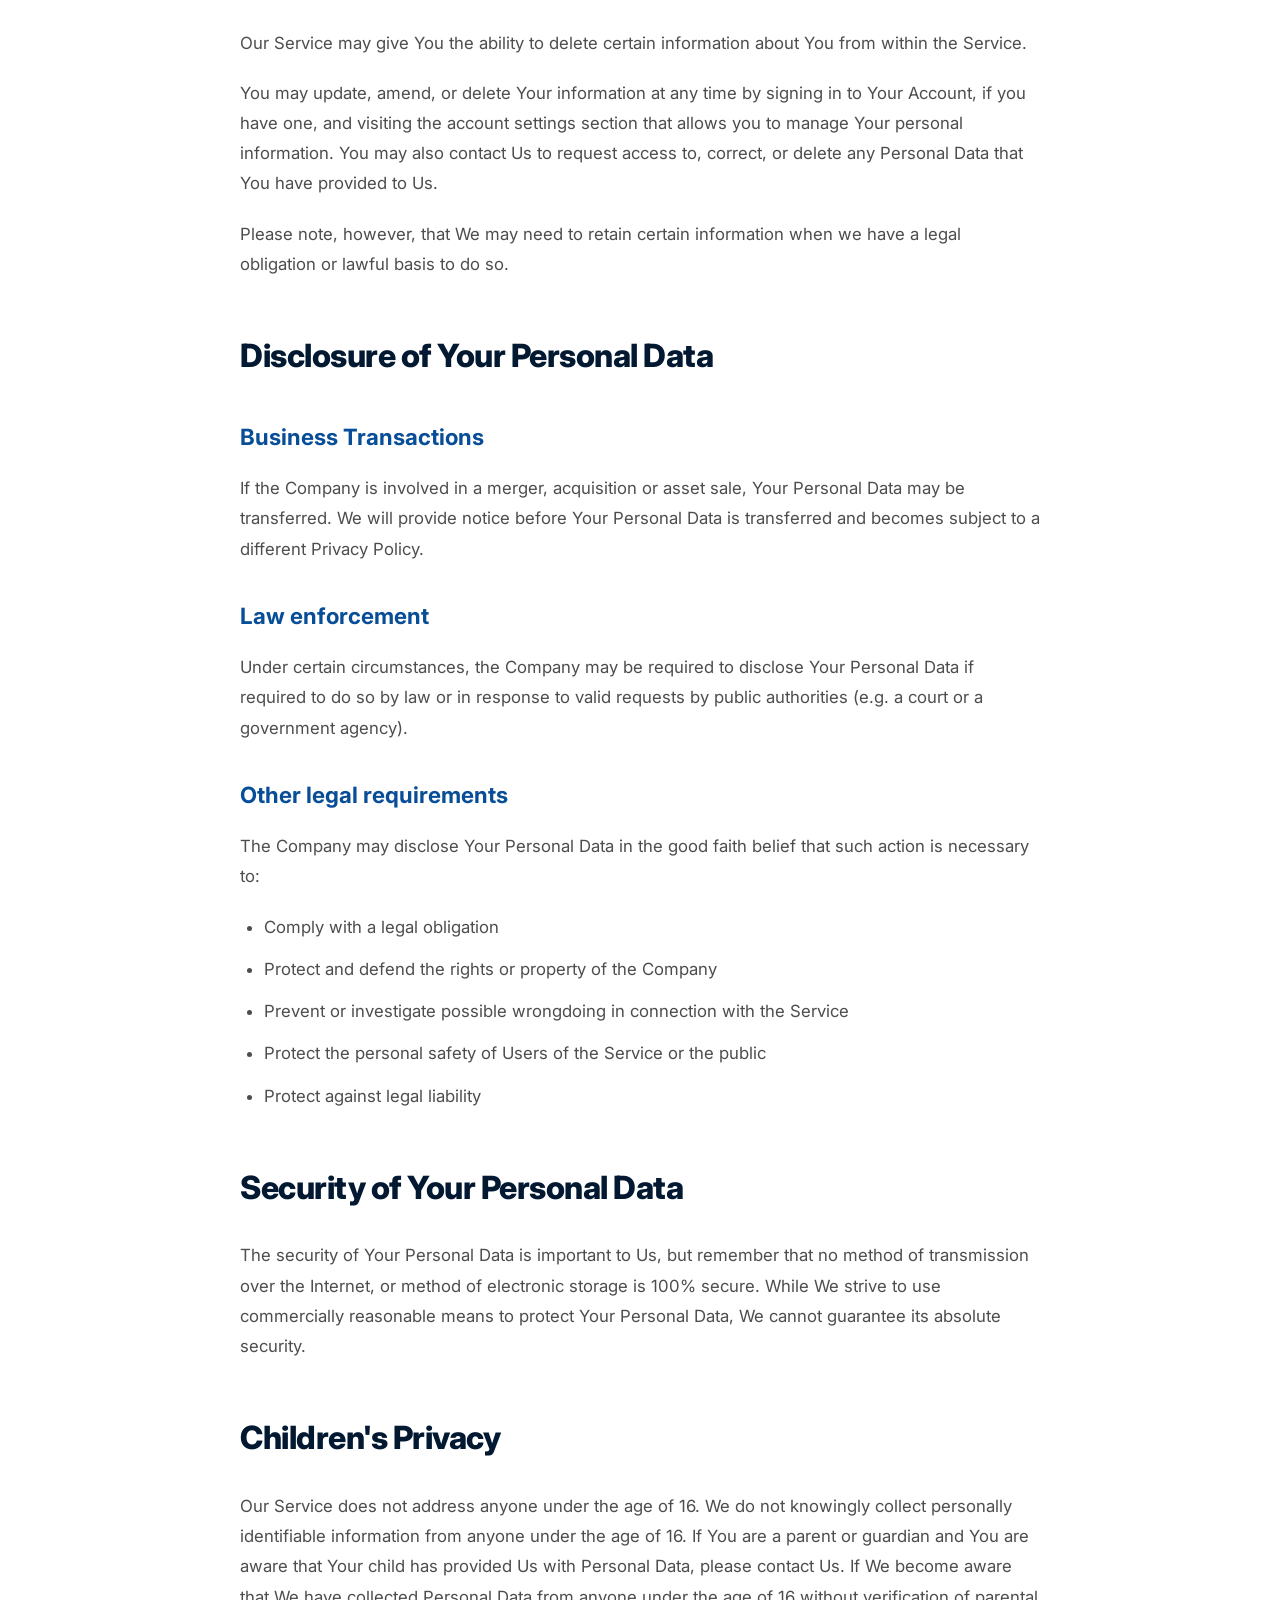
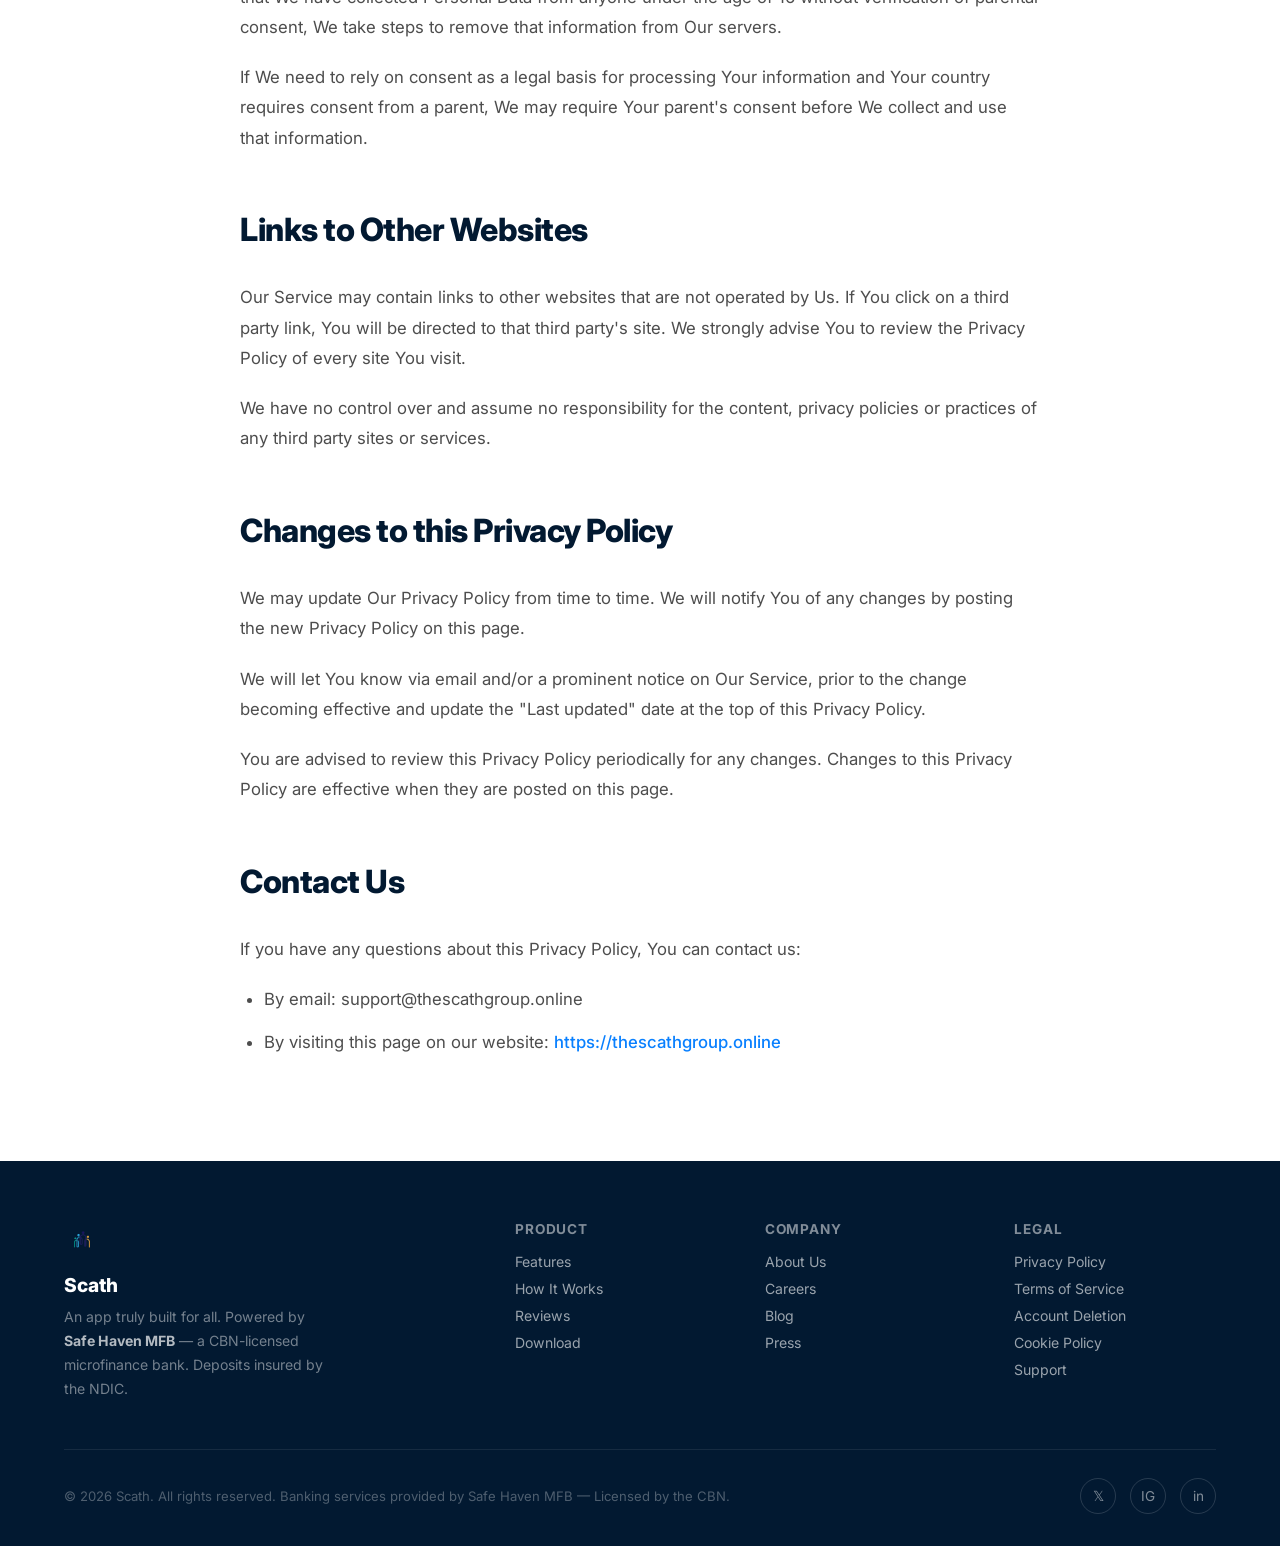
<file: privacy-policy.html>
<!DOCTYPE html>
<html lang="en">
<head>
  <meta charset="UTF-8" />
  <meta name="viewport" content="width=device-width, initial-scale=1.0" />
  <title>Privacy Policy — Scath App</title>
  <meta name="description" content="Privacy Policy for Scath app." />
  <link rel="icon" href="assets/icon.png" type="image/png" />
  <link rel="stylesheet" href="style.css" />
</head>
<body>

<!-- ══════════════════════ NAV ══════════════════════ -->
<nav id="navbar">
  <a href="index.html#hero" class="nav-logo">
    <img src="assets/splash-icon.png" alt="Scath logo" />
    <span>Scath</span>
  </a>
  <ul class="nav-links">
    <li><a href="index.html#features">Features</a></li>
    <li><a href="index.html#how">How It Works</a></li>
    <li><a href="index.html#social">Reviews</a></li>
    <li><a href="index.html#trust">Security</a></li>
  </ul>
  <a href="index.html#cta" class="nav-cta">Download App</a>
  <div class="hamburger" id="hamburger" aria-label="Menu" role="button" tabindex="0">
    <span></span><span></span><span></span>
  </div>
</nav>

<div class="mobile-menu" id="mobile-menu">
  <a href="index.html#features">Features</a>
  <a href="index.html#how">How It Works</a>
  <a href="index.html#social">Reviews</a>
  <a href="index.html#trust">Security</a>
  <a href="index.html#cta" class="nav-cta">Download App</a>
</div>

<!-- ══════════════════════ PAGE HEADER ══════════════════════ -->
<section class="page-header">
  <div class="inner">
    <h1>Privacy Policy</h1>
    <p>Last updated: May 27, 2026</p>
  </div>
</section>

<!-- ══════════════════════ CONTENT ══════════════════════ -->
<section class="legal-content">
  <div class="inner">
    <p>This Privacy Policy describes Our policies and procedures on the collection, use and disclosure of Your information when You use the Service and tells You about Your privacy rights and how the law protects You.</p>

    <p>We use Your Personal Data to provide and improve the Service. By using the Service, You agree to the collection and use of information in accordance with this Privacy Policy. This Privacy Policy has been created with the help of the Privacy Policy Generator.</p>

    <h2>Interpretation and Definitions</h2>
    <h3>Interpretation</h3>
    <p>The words whose initial letters are capitalized have meanings defined under the following conditions. The following definitions shall have the same meaning regardless of whether they appear in singular or in plural.</p>

    <h3>Definitions</h3>
    <p>For the purposes of this Privacy Policy:</p>
    <ul>
        <li><strong>Account</strong> means a unique account created for You to access our Service or parts of our Service.</li>
        <li><strong>Affiliate</strong> means an entity that controls, is controlled by, or is under common control with a party, where "control" means ownership of 50% or more of the shares, equity interest or other securities entitled to vote for election of directors or other managing authority.</li>
        <li><strong>Application</strong> refers to Scath app, the software program provided by the Company.</li>
        <li><strong>Company</strong> (referred to as either "the Company", "We", "Us" or "Our" in this Privacy Policy) refers to TheScathCompanies, 3RD FLOOR NL23 CONSTITUTION ROAD, KADUNA.</li>
        <li><strong>Country</strong> refers to: Nigeria</li>
        <li><strong>Device</strong> means any device that can access the Service such as a computer, a cell phone or a digital tablet.</li>
        <li><strong>Personal Data</strong> (or "Personal Information") is any information that relates to an identified or identifiable individual.</li>
        <li>We use "Personal Data" and "Personal Information" interchangeably unless a law uses a specific term.</li>
        <li><strong>Service</strong> refers to the Application.</li>
        <li><strong>Service Provider</strong> means any natural or legal person who processes the data on behalf of the Company. It refers to third-party companies or individuals employed by the Company to facilitate the Service, to provide the Service on behalf of the Company, to perform services related to the Service or to assist the Company in analyzing how the Service is used.</li>
        <li><strong>Usage Data</strong> refers to data collected automatically, either generated by the use of the Service or from the Service infrastructure itself (for example, the duration of a page visit).</li>
        <li><strong>You</strong> means the individual accessing or using the Service, or the company, or other legal entity on behalf of which such individual is accessing or using the Service, as applicable.</li>
    </ul>

    <h2>Collecting and Using Your Personal Data</h2>
    <h3>Types of Data Collected</h3>
    <h4>Personal Data</h4>
    <p>While using Our Service, We may ask You to provide Us with certain personally identifiable information that can be used to contact or identify You. Personally identifiable information may include, but is not limited to:</p>
    <ul>
        <li>Email address</li>
        <li>First name and last name</li>
        <li>Phone number</li>
    </ul>

    <h4>Usage Data</h4>
    <p>Usage Data is collected automatically when using the Service.</p>
    <p>Usage Data may include information such as Your Device's Internet Protocol address (e.g. IP address), browser type, browser version, the pages of our Service that You visit, the time and date of Your visit, the time spent on those pages, unique device identifiers and other diagnostic data.</p>
    <p>When You access the Service by or through a mobile device, We may collect certain information automatically, including, but not limited to, the type of mobile device You use, Your mobile device's unique ID, the IP address of Your mobile device, Your mobile operating system, the type of mobile Internet browser You use, unique device identifiers and other diagnostic data.</p>
    <p>We may also collect information that Your browser sends whenever You visit Our Service or when You access the Service by or through a mobile device.</p>

    <h3>Use of Your Personal Data</h3>
    <p>The Company may use Personal Data for the following purposes:</p>
    <ul>
        <li><strong>To provide and maintain our Service</strong>, including to monitor the usage of our Service.</li>
        <li><strong>To manage Your Account:</strong> to manage Your registration as a user of the Service. The Personal Data You provide can give You access to different functionalities of the Service that are available to You as a registered user.</li>
        <li><strong>For the performance of a contract:</strong> the development, compliance and undertaking of the purchase contract for the products, items or services You have purchased or of any other contract with Us through the Service.</li>
        <li><strong>To contact You:</strong> To contact You by email, telephone calls, SMS, or other equivalent forms of electronic communication, such as a mobile application's push notifications regarding updates or informative communications related to the functionalities, products or contracted services, including the security updates, when necessary or reasonable for their implementation.</li>
        <li><strong>To provide You with news, special offers and general information</strong> about other goods, services and events which We offer that are similar to those that you have already purchased or inquired about unless You have opted not to receive such information.</li>
        <li><strong>To manage Your requests:</strong> To attend and manage Your requests to Us.</li>
        <li><strong>For business transfers:</strong> We may use Your Personal Data to evaluate or conduct a merger, divestiture, restructuring, reorganization, dissolution, or other sale or transfer of some or all of Our assets, whether as a going concern or as part of bankruptcy, liquidation, or similar proceeding, in which Personal Data held by Us about our Service users is among the assets transferred.</li>
        <li><strong>For other purposes:</strong> We may use Your information for other purposes, such as data analysis, identifying usage trends, determining the effectiveness of our promotional campaigns and to evaluate and improve our Service, products, services, marketing and your experience.</li>
    </ul>

    <p>We may share Your Personal Data in the following situations:</p>
    <ul>
        <li><strong>With Service Providers:</strong> We may share Your Personal Data with Service Providers to monitor and analyze the use of our Service, to contact You.</li>
        <li><strong>For business transfers:</strong> We may share or transfer Your Personal Data in connection with, or during negotiations of, any merger, sale of Company assets, financing, or acquisition of all or a portion of Our business to another company.</li>
        <li><strong>With Affiliates:</strong> We may share Your Personal Data with Our affiliates, in which case we will require those affiliates to honor this Privacy Policy. Affiliates include Our parent company and any other subsidiaries, joint venture partners or other companies that We control or that are under common control with Us.</li>
        <li><strong>With business partners:</strong> We may share Your Personal Data with Our business partners to offer You certain products, services or promotions.</li>
        <li><strong>With other users:</strong> If Our Service offers public areas, when You share Personal Data or otherwise interact in the public areas with other users, such information may be viewed by all users and may be publicly distributed outside.</li>
        <li><strong>With Your consent:</strong> We may disclose Your Personal Data for any other purpose with Your consent.</li>
    </ul>

    <h3>Retention of Your Personal Data</h3>
    <p>The Company will retain Your Personal Data only for as long as is necessary for the purposes set out in this Privacy Policy. We will retain and use Your Personal Data to the extent necessary to comply with our legal obligations (for example, if We are required to retain Your data to comply with applicable laws), resolve disputes, and enforce our legal agreements and policies.</p>

    <p>Where possible, We apply shorter retention periods and/or reduce identifiability by deleting, aggregating, or anonymizing data. Unless otherwise stated, the retention periods below are maximum periods ("up to") and We may delete or anonymize data sooner when it is no longer needed for the relevant purpose. We apply different retention periods to different categories of Personal Data based on the purpose of processing and legal obligations:</p>

    <ul>
        <li><strong>Account Information</strong>
            <ul>
                <li>User Accounts: retained for the duration of your account relationship plus up to 24 months after account closure to handle any post-termination issues or resolve disputes.</li>
            </ul>
        </li>
        <li><strong>Customer Support Data</strong>
            <ul>
                <li>Support tickets and correspondence: up to 24 months from the date of ticket closure to resolve follow-up inquiries, track service quality, and defend against potential legal claims</li>
                <li>Chat transcripts: up to 24 months for quality assurance and staff training purposes.</li>
            </ul>
        </li>
        <li><strong>Usage Data</strong>
            <ul>
                <li>Application usage statistics: up to 24 months to understand feature adoption and service improvements.</li>
                <li>Server logs (IP addresses, access times): up to 24 months for security monitoring and troubleshooting purposes.</li>
            </ul>
        </li>
    </ul>

    <p>Usage Data is retained in accordance with the retention periods described above, and may be retained longer only where necessary for security, fraud prevention, or legal compliance.</p>
    <p>We may retain Personal Data beyond the periods stated above for different reasons:</p>
    <ul>
        <li>Legal obligation: We are required by law to retain specific data (e.g., financial records for tax authorities).</li>
        <li>Legal claims: Data is necessary to establish, exercise, or defend legal claims.</li>
        <li>Your explicit request: You ask Us to retain specific information.</li>
        <li>Technical limitations: Data exists in backup systems that are scheduled for routine deletion.</li>
    </ul>

    <p>You may request information about how long We will retain Your Personal Data by contacting Us.</p>
    <p>When retention periods expire, We securely delete or anonymize Personal Data according to the following procedures:</p>
    <ul>
        <li>Deletion: Personal Data is removed from Our systems and no longer actively processed.</li>
        <li>Backup retention: Residual copies may remain in encrypted backups for a limited period consistent with our backup retention schedule and are not restored except where necessary for security, disaster recovery, or legal compliance.</li>
        <li>Anonymization: In some cases, We convert Personal Data into anonymous statistical data that cannot be linked back to You. This anonymized data may be retained indefinitely for research and analytics.</li>
    </ul>

    <h3>Transfer of Your Personal Data</h3>
    <p>Your information, including Personal Data, is processed at the Company's operating offices and in any other places where the parties involved in the processing are located. It means that this information may be transferred to — and maintained on — computers located outside of Your state, province, country or other governmental jurisdiction where the data protection laws may differ from those from Your jurisdiction.</p>
    <p>Where required by applicable law, We will ensure that international transfers of Your Personal Data are subject to appropriate safeguards and supplementary measures where appropriate. The Company will take all steps reasonably necessary to ensure that Your data is treated securely and in accordance with this Privacy Policy and no transfer of Your Personal Data will take place to an organization or a country unless there are adequate controls in place including the security of Your data and other personal information.</p>

    <h3>Delete Your Personal Data</h3>
    <p>You have the right to delete or request that We assist in deleting the Personal Data that We have collected about You.</p>
    <p>Our Service may give You the ability to delete certain information about You from within the Service.</p>
    <p>You may update, amend, or delete Your information at any time by signing in to Your Account, if you have one, and visiting the account settings section that allows you to manage Your personal information. You may also contact Us to request access to, correct, or delete any Personal Data that You have provided to Us.</p>
    <p>Please note, however, that We may need to retain certain information when we have a legal obligation or lawful basis to do so.</p>

    <h2>Disclosure of Your Personal Data</h2>
    <h3>Business Transactions</h3>
    <p>If the Company is involved in a merger, acquisition or asset sale, Your Personal Data may be transferred. We will provide notice before Your Personal Data is transferred and becomes subject to a different Privacy Policy.</p>

    <h3>Law enforcement</h3>
    <p>Under certain circumstances, the Company may be required to disclose Your Personal Data if required to do so by law or in response to valid requests by public authorities (e.g. a court or a government agency).</p>

    <h3>Other legal requirements</h3>
    <p>The Company may disclose Your Personal Data in the good faith belief that such action is necessary to:</p>
    <ul>
        <li>Comply with a legal obligation</li>
        <li>Protect and defend the rights or property of the Company</li>
        <li>Prevent or investigate possible wrongdoing in connection with the Service</li>
        <li>Protect the personal safety of Users of the Service or the public</li>
        <li>Protect against legal liability</li>
    </ul>

    <h2>Security of Your Personal Data</h2>
    <p>The security of Your Personal Data is important to Us, but remember that no method of transmission over the Internet, or method of electronic storage is 100% secure. While We strive to use commercially reasonable means to protect Your Personal Data, We cannot guarantee its absolute security.</p>

    <h2>Children's Privacy</h2>
    <p>Our Service does not address anyone under the age of 16. We do not knowingly collect personally identifiable information from anyone under the age of 16. If You are a parent or guardian and You are aware that Your child has provided Us with Personal Data, please contact Us. If We become aware that We have collected Personal Data from anyone under the age of 16 without verification of parental consent, We take steps to remove that information from Our servers.</p>
    <p>If We need to rely on consent as a legal basis for processing Your information and Your country requires consent from a parent, We may require Your parent's consent before We collect and use that information.</p>

    <h2>Links to Other Websites</h2>
    <p>Our Service may contain links to other websites that are not operated by Us. If You click on a third party link, You will be directed to that third party's site. We strongly advise You to review the Privacy Policy of every site You visit.</p>
    <p>We have no control over and assume no responsibility for the content, privacy policies or practices of any third party sites or services.</p>

    <h2>Changes to this Privacy Policy</h2>
    <p>We may update Our Privacy Policy from time to time. We will notify You of any changes by posting the new Privacy Policy on this page.</p>
    <p>We will let You know via email and/or a prominent notice on Our Service, prior to the change becoming effective and update the "Last updated" date at the top of this Privacy Policy.</p>
    <p>You are advised to review this Privacy Policy periodically for any changes. Changes to this Privacy Policy are effective when they are posted on this page.</p>

    <h2>Contact Us</h2>
    <p>If you have any questions about this Privacy Policy, You can contact us:</p>
    <ul>
        <li>By email: support@thescathgroup.online</li>
        <li>By visiting this page on our website: <a href="https://thescathgroup.online">https://thescathgroup.online</a></li>
    </ul>
  
  </div>
</section>

<!-- ══════════════════════ FOOTER ══════════════════════ -->
<footer>
  <div class="footer-inner">
    <div class="footer-grid">
      <div class="footer-brand">
        <img src="assets/splash-icon.png" alt="Scath" />
        <div class="brand-name">Scath</div>
        <p>An app truly built for all. Powered by <strong style="color:rgba(255,255,255,0.7);">Safe Haven MFB</strong> — a CBN-licensed microfinance bank. Deposits insured by the NDIC.</p>
      </div>
      <div class="footer-col">
        <h4>Product</h4>
        <a href="index.html#features">Features</a>
        <a href="index.html#how">How It Works</a>
        <a href="index.html#social">Reviews</a>
        <a href="index.html#cta">Download</a>
      </div>
      <div class="footer-col">
        <h4>Company</h4>
        <a href="#">About Us</a>
        <a href="#">Careers</a>
        <a href="#">Blog</a>
        <a href="#">Press</a>
      </div>
      <div class="footer-col">
        <h4>Legal</h4>
        <a href="privacy-policy.html">Privacy Policy</a>
        <a href="#">Terms of Service</a>
        <a href="account-deletion.html">Account Deletion</a>
        <a href="#">Cookie Policy</a>
        <a href="#">Support</a>
      </div>
    </div>
    <div class="footer-bottom">
      <p>© 2026 Scath. All rights reserved. Banking services provided by Safe Haven MFB — Licensed by the CBN.</p>
      <div class="footer-social">
        <a href="#" class="social-link" aria-label="Twitter">𝕏</a>
        <a href="#" class="social-link" aria-label="Instagram">IG</a>
        <a href="#" class="social-link" aria-label="LinkedIn">in</a>
      </div>
    </div>
  </div>
</footer>

<script src="script.js"></script>
</body>
</html>
</file>
<file: style.css>
@import url('https://fonts.googleapis.com/css2?family=Inter:wght@400;500;600;700;800&display=swap');

:root {
  --dark-blue: #021931;
  --blue: #074D97;
  --lblue: #0980FF;
  --sky: #93C1E6;
  --faint-sky: #E5F4FF;
  --pink: #FF9D9D;
  --green: #2EBA64;
  --army-green: #1B6962;
  --gray: #4D4D4D;
  --lgray: #D9D9D9;
  --yellow: #FFC52F;
  --purple: #5727F5;
  --white: #ffffff;
  --nav-height: 72px;
}

*, *::before, *::after { box-sizing: border-box; margin: 0; padding: 0; }

html { scroll-behavior: smooth; }

body {
  font-family: 'Inter', sans-serif;
  background: var(--white);
  color: var(--dark-blue);
  overflow-x: hidden;
}

/* ── NAV ── */
nav {
  position: fixed; top: 0; left: 0; right: 0; z-index: 100;
  height: var(--nav-height);
  display: flex; align-items: center; justify-content: space-between;
  padding: 0 5%;
  transition: background 0.4s, backdrop-filter 0.4s, box-shadow 0.4s;
}
nav.scrolled {
  background: rgba(2, 25, 49, 0.85);
  backdrop-filter: blur(20px);
  box-shadow: 0 1px 30px rgba(0,0,0,0.3);
}
.nav-logo { display: flex; align-items: center; gap: 10px; text-decoration: none; }
.nav-logo img { width: 40px; height: 40px; border-radius: 10px; }
.nav-logo span { font-size: 1.4rem; font-weight: 800; color: var(--white); letter-spacing: -0.5px; }
.nav-links { display: flex; gap: 36px; list-style: none; }
.nav-links a { color: rgba(255,255,255,0.75); text-decoration: none; font-size: 0.9rem; font-weight: 500; transition: color 0.2s; }
.nav-links a:hover { color: var(--white); }
.nav-cta { background: var(--lblue); color: var(--white); padding: 10px 24px; border-radius: 50px; font-weight: 700; font-size: 0.9rem; text-decoration: none; transition: transform 0.2s, box-shadow 0.2s; }
.nav-cta:hover { transform: translateY(-2px); box-shadow: 0 8px 24px rgba(9,128,255,0.45); }
.hamburger { display: none; flex-direction: column; gap: 5px; cursor: pointer; padding: 4px; }
.hamburger span { width: 24px; height: 2px; background: var(--white); border-radius: 2px; transition: all 0.3s; }

/* ── HERO ── */
#hero {
  min-height: 100vh;
  background: linear-gradient(135deg, var(--dark-blue) 0%, #042d5a 60%, #053870 100%);
  display: flex; align-items: center;
  padding: var(--nav-height) 5% 0;
  position: relative; overflow: hidden;
}
#hero::before {
  content: '';
  position: absolute; top: -20%; left: -10%;
  width: 600px; height: 600px;
  background: radial-gradient(circle, rgba(9,128,255,0.18) 0%, transparent 70%);
  border-radius: 50%; pointer-events: none;
}
#hero::after {
  content: '';
  position: absolute; bottom: -20%; right: -5%;
  width: 500px; height: 500px;
  background: radial-gradient(circle, rgba(87,39,245,0.12) 0%, transparent 70%);
  border-radius: 50%; pointer-events: none;
}
.hero-inner { display: grid; grid-template-columns: 1fr 1fr; gap: 60px; align-items: center; width: 100%; max-width: 1200px; margin: 0 auto; position: relative; z-index: 2; padding: 80px 0; }
.hero-text { max-width: 600px; }
.hero-tag { display: inline-flex; align-items: center; gap: 8px; background: rgba(9,128,255,0.15); border: 1px solid rgba(9,128,255,0.3); padding: 8px 16px; border-radius: 50px; margin-bottom: 24px; font-size: 0.85rem; font-weight: 600; color: #4aa4ff; letter-spacing: 0.5px; text-transform: uppercase; }
.hero-tag .dot { width: 8px; height: 8px; background: #2eba64; border-radius: 50%; display: inline-block; box-shadow: 0 0 10px rgba(46,186,100,0.6); animation: pulse-dot 2s infinite; }
@keyframes pulse-dot { 0%,100%{opacity:1;transform:scale(1)} 50%{opacity:0.5;transform:scale(1.4)} }
.hero-text h1 { font-size: 3.8rem; font-weight: 800; line-height: 1.1; margin-bottom: 24px; color: var(--white); letter-spacing: -1px; }
.hero-text h1 .pill { display: inline-block; padding: 2px 16px; border-radius: 14px; margin: 4px 0; background: rgba(255,255,255,0.15); color: var(--white); }
.hero-text h1 .pill.blue { background: #0980FF; }
.hero-sub { font-size: 1.15rem; color: rgba(255,255,255,0.75); line-height: 1.6; margin-bottom: 40px; }
.hero-actions { display: flex; gap: 16px; flex-wrap: wrap; }
.store-btn { display: inline-flex; justify-content: center; align-items: center; gap: 12px; background: rgba(255,255,255,0.08); border: 1px solid rgba(255,255,255,0.15); padding: 14px 28px; min-width: 190px; border-radius: 14px; text-decoration: none; color: var(--white); transition: background 0.3s, transform 0.3s; }
.store-btn:hover { background: rgba(255,255,255,0.15); transform: translateY(-3px); }
.store-btn svg { width: 30px; height: 30px; flex-shrink: 0; }
.store-btn-text { display: flex; flex-direction: column; text-align: left; }
.store-btn-text small { font-size: 0.65rem; color: rgba(255,255,255,0.6); margin-bottom: 2px; }
.store-btn-text strong { font-size: 1.05rem; font-weight: 700; letter-spacing: -0.5px; }

.hero-img { display: flex; justify-content: center; align-items: center; }
.phone-wrap { position: relative; }
.phone-wrap img { width: 340px; max-width: 100%; border-radius: 40px; filter: drop-shadow(0 30px 80px rgba(0,0,0,0.5)); animation: float 4s ease-in-out infinite; }
@keyframes float { 0%,100%{transform:translateY(0)} 50%{transform:translateY(-18px)} }

.hero-stats { display: inline-flex; flex-wrap: wrap; justify-content: center; align-items: center; margin-top: 48px; z-index: 2; background: rgba(255,255,255,0.03); border: 1px solid rgba(255,255,255,0.08); border-radius: 20px; padding: 16px 0; backdrop-filter: blur(10px); max-width: 100%; }
.stat { display: flex; flex-direction: column; align-items: center; padding: 0 32px; border-right: 1px solid rgba(255,255,255,0.12); flex: 1 1 auto; }
.stat:first-child { padding-left: 24px; }
.stat:last-child { border-right: none; padding-right: 24px; }
.stat strong { display: flex; align-items: baseline; justify-content: center; font-size: 1.5rem; font-weight: 800; color: var(--white); line-height: 1; }
.stat-suffix { color: var(--white); margin-left: 2px; font-size: 1.2rem; }
.stat span:not(.stat-suffix) { font-size: 0.75rem; color: rgba(255,255,255,0.65); font-weight: 500; margin-top: 6px; letter-spacing: 0.5px; text-transform: uppercase; }

/* ── TRUST STRIP ── */
#trust { background: #eef5fc; padding: 24px 5%; display: flex; align-items: center; justify-content: center; gap: 32px; flex-wrap: wrap; border-bottom: 1px solid #e0e9f4; }
.trust-label { font-size: 0.75rem; font-weight: 700; text-transform: uppercase; color: #6b7c93; letter-spacing: 0.5px; }
.trust-logos { display: flex; align-items: center; gap: 12px; }
.trust-brand-name { font-weight: 800; font-size: 1.1rem; color: var(--dark-blue); }
.trust-logos img { height: 36px; opacity: 0.9; transition: opacity 0.3s; }
.trust-logos img:hover { opacity: 1; }
.trust-badge { display: flex; align-items: center; gap: 8px; background: var(--white); border-radius: 50px; padding: 8px 16px; border: 1px solid var(--lgray); }
.trust-badge span { font-size: 0.8rem; font-weight: 600; color: var(--dark-blue); }
.trust-divider { width: 1px; height: 32px; background: var(--lgray); flex-shrink: 0; }

/* ── SECTIONS ── */
.section { padding: 100px 5%; }
.section-inner { max-width: 1200px; margin: 0 auto; }
.section-tag { display: inline-block; font-size: 0.78rem; font-weight: 700; text-transform: uppercase; letter-spacing: 1px; padding: 5px 14px; border-radius: 50px; margin-bottom: 16px; }
.section-title { font-size: clamp(1.9rem, 3.5vw, 2.8rem); font-weight: 800; line-height: 1.2; letter-spacing: -0.5px; margin-bottom: 16px; }
.section-sub { font-size: 1.05rem; color: var(--gray); line-height: 1.7; max-width: 560px; }
.section-head { margin-bottom: 64px; }

/* ── FEATURES BENTO ── */
#features { background: #f7f9fc; }
.bento-grid {
  display: grid;
  grid-template-columns: repeat(12, 1fr);
  grid-auto-rows: minmax(220px, auto);
  gap: 20px;
}
/* Card layout spanning */
.bcard { grid-column: span 4; }
.bcard.wide { grid-column: span 8; }
.bcard.half { grid-column: span 6; }

.bcard {
  border-radius: 28px;
  padding: 36px 32px;
  position: relative; overflow: hidden;
  display: flex; flex-direction: column; justify-content: flex-end;
  min-height: 220px;
  transition: transform 0.35s cubic-bezier(.22,.68,0,1.2), box-shadow 0.35s;
  cursor: default;
}
.bcard:hover { transform: translateY(-6px) scale(1.01); box-shadow: 0 28px 64px rgba(0,0,0,0.13); }

/* Background themes */
.bcard.bg-white { background: var(--white); border: 1.5px solid #e6edf8; }
.bcard.bg-navy  { background: var(--dark-blue); }
.bcard.bg-blue  { background: linear-gradient(135deg, var(--blue) 0%, var(--lblue) 100%); }
.bcard.bg-pink  { background: linear-gradient(135deg, #ff6b9d 0%, #ff9d9d 100%); }
.bcard.bg-green { background: linear-gradient(135deg, var(--army-green) 0%, #2eba64 100%); }
.bcard.bg-yellow{ background: linear-gradient(135deg, #f59e0b 0%, var(--yellow) 100%); }
.bcard.bg-purple{ background: linear-gradient(135deg, #4318c9 0%, var(--purple) 100%); }

/* Card inner elements */
.bcard-icon {
  font-size: 2.6rem; margin-bottom: 20px;
  width: 64px; height: 64px; border-radius: 18px;
  display: flex; align-items: center; justify-content: center;
  flex-shrink: 0;
}
.bcard.bg-white .bcard-icon { background: var(--faint-sky); }
.bcard:not(.bg-white) .bcard-icon { background: rgba(255,255,255,0.18); }

.bcard-label {
  display: inline-flex; align-items: center;
  font-size: 0.72rem; font-weight: 700; letter-spacing: 0.8px; text-transform: uppercase;
  padding: 4px 12px; border-radius: 50px; margin-bottom: 14px; width: fit-content;
}
.bcard.bg-white .bcard-label { background: var(--faint-sky); color: var(--blue); }
.bcard:not(.bg-white) .bcard-label { background: rgba(255,255,255,0.2); color: rgba(255,255,255,0.9); }

.bcard h3 {
  font-size: 1.35rem; font-weight: 800; line-height: 1.25; margin-bottom: 8px; letter-spacing: -0.3px;
}
.bcard.bg-white h3 { color: var(--dark-blue); }
.bcard:not(.bg-white) h3 { color: var(--white); }

.bcard p {
  font-size: 0.88rem; line-height: 1.6; margin: 0;
}
.bcard.bg-white p { color: var(--gray); }
.bcard:not(.bg-white) p { color: rgba(255,255,255,0.72); }

.bcard-cta {
  margin-top: 18px; display: inline-flex; align-items: center; gap: 6px;
  font-size: 0.82rem; font-weight: 700; text-decoration: none;
  width: fit-content;
}
.bcard.bg-white .bcard-cta { color: var(--lblue); }
.bcard:not(.bg-white) .bcard-cta { color: rgba(255,255,255,0.85); }
.bcard-cta svg { transition: transform 0.2s; }
.bcard:hover .bcard-cta svg { transform: translateX(4px); }

/* Decorative blobs inside cards */
.bcard-blob {
  position: absolute; top: -30px; right: -30px;
  width: 140px; height: 140px; border-radius: 50%;
  background: rgba(255,255,255,0.07);
  pointer-events: none;
}
.bcard-blob2 {
  position: absolute; bottom: -40px; right: -10px;
  width: 110px; height: 110px; border-radius: 50%;
  background: rgba(255,255,255,0.05);
  pointer-events: none;
}

@media (max-width: 1024px) {
  .bcard { grid-column: span 6; }
  .bcard.wide { grid-column: span 6; }
  .bcard.half { grid-column: span 6; }
}
@media (max-width: 640px) {
  .bcard, .bcard.wide, .bcard.half { grid-column: span 12; }
  .bento-grid { gap: 14px; }
}

/* ── HOW IT WORKS ── */
#how { background: linear-gradient(180deg, #f0f7ff 0%, var(--white) 100%); }
.steps { display: grid; grid-template-columns: repeat(3,1fr); gap: 40px; position: relative; }
.steps::before {
  content: ''; position: absolute; top: 36px; left: 16%; right: 16%; height: 2px;
  background: linear-gradient(90deg, var(--lblue), var(--purple));
}
.step { text-align: center; position: relative; }
.step-num {
  width: 72px; height: 72px; border-radius: 50%;
  background: linear-gradient(135deg, var(--lblue), var(--blue));
  color: var(--white); font-size: 1.6rem; font-weight: 800;
  display: flex; align-items: center; justify-content: center;
  margin: 0 auto 24px; position: relative; z-index: 1;
  box-shadow: 0 8px 24px rgba(9,128,255,0.35);
}
.step h3 { font-size: 1.1rem; font-weight: 700; margin-bottom: 10px; color: var(--dark-blue); }
.step p { font-size: 0.9rem; color: var(--gray); line-height: 1.65; }

/* ── REVIEWS (MODERN MARQUEE) ── */
#social { background: var(--dark-blue); color: var(--white); overflow: hidden; padding: 100px 0; }
#social .section-head { padding: 0 5%; margin-bottom: 50px; text-align: center; }
#social .section-sub { color: rgba(255,255,255,0.7); margin: 0 auto; }

.testimonials-wrapper {
  width: 100vw;
  overflow: hidden;
  position: relative;
  /* subtle gradient fade edges for marquee */
  -webkit-mask-image: linear-gradient(to right, transparent, black 10%, black 90%, transparent);
  mask-image: linear-gradient(to right, transparent, black 10%, black 90%, transparent);
}
.testimonials-track {
  display: flex; gap: 24px; padding: 20px 0;
  width: max-content;
  animation: scrollMarquee 35s linear infinite;
}
.testimonials-track:hover { animation-play-state: paused; }

@keyframes scrollMarquee {
  0% { transform: translateX(0); }
  100% { transform: translateX(calc(-50% - 12px)); }
}

.tcard {
  background: rgba(255,255,255,0.03); border: 1px solid rgba(255,255,255,0.08);
  border-radius: 24px; padding: 32px;
  width: 380px; flex-shrink: 0;
  display: flex; flex-direction: column; justify-content: space-between;
  backdrop-filter: blur(10px);
  transition: transform 0.3s, background 0.3s;
}
.tcard:hover { transform: translateY(-4px); background: rgba(255,255,255,0.06); }
.stars { color: #f59e0b; font-size: 1.1rem; margin-bottom: 16px; letter-spacing: 2px; }
.tcard p { font-size: 0.95rem; line-height: 1.6; color: rgba(255,255,255,0.85); margin-bottom: 24px; flex-grow: 1; }

.tauthor { display: flex; align-items: center; gap: 14px; border-top: 1px solid rgba(255,255,255,0.1); padding-top: 20px; }
.tavatar { width: 44px; height: 44px; border-radius: 50%; display: flex; align-items: center; justify-content: center; font-weight: 700; color: var(--white); font-size: 0.9rem; }
.tauthor-info strong { display: block; font-size: 0.95rem; margin-bottom: 2px; }
.tauthor-info span { font-size: 0.75rem; color: rgba(255,255,255,0.5); }

/* ── CTA ── */
#cta {
  padding: 100px 5%;
  background: linear-gradient(135deg, var(--blue) 0%, var(--lblue) 50%, #5727F5 100%);
  text-align: center; position: relative; overflow: hidden;
}
#cta::before {
  content: ''; position: absolute; top: -40%; left: -10%;
  width: 400px; height: 400px;
  background: rgba(255,255,255,0.07); border-radius: 50%;
}
#cta::after {
  content: ''; position: absolute; bottom: -40%; right: -5%;
  width: 500px; height: 500px;
  background: rgba(255,255,255,0.05); border-radius: 50%;
}
#cta .inner { position: relative; z-index: 2; max-width: 640px; margin: 0 auto; }
#cta h2 { font-size: clamp(2rem,4vw,3rem); font-weight: 800; color: var(--white); margin-bottom: 16px; letter-spacing: -0.5px; }
#cta p { font-size: 1.05rem; color: rgba(255,255,255,0.75); margin-bottom: 40px; line-height: 1.65; }
.cta-btns { display: flex; gap: 16px; justify-content: center; flex-wrap: wrap; }
.cta-btns .store-btn { background: rgba(255,255,255,0.15); border-color: rgba(255,255,255,0.35); }
.cta-btns .store-btn:hover { background: rgba(255,255,255,0.25); }

/* ── FOOTER ── */
footer { background: var(--dark-blue); padding: 60px 5% 32px; }
.footer-inner { max-width: 1200px; margin: 0 auto; }
.footer-grid { display: grid; grid-template-columns: 2fr 1fr 1fr 1fr; gap: 48px; margin-bottom: 48px; }
.footer-brand img { width: 36px; height: 36px; border-radius: 8px; margin-bottom: 12px; }
.footer-brand p { font-size: 0.88rem; color: rgba(255,255,255,0.45); line-height: 1.7; max-width: 260px; margin-top: 8px; }
.footer-brand .brand-name { font-size: 1.2rem; font-weight: 800; color: var(--white); }
.footer-col h4 { font-size: 0.85rem; font-weight: 700; color: rgba(255,255,255,0.5); letter-spacing: 0.8px; text-transform: uppercase; margin-bottom: 16px; }
.footer-col a { display: block; font-size: 0.88rem; color: rgba(255,255,255,0.6); text-decoration: none; margin-bottom: 10px; transition: color 0.2s; }
.footer-col a:hover { color: var(--white); }
.footer-bottom { border-top: 1px solid rgba(255,255,255,0.08); padding-top: 28px; display: flex; justify-content: space-between; align-items: center; flex-wrap: gap; }
.footer-bottom p { font-size: 0.82rem; color: rgba(255,255,255,0.3); }
.footer-social { display: flex; gap: 14px; }
.social-link {
  width: 36px; height: 36px; border-radius: 50%; border: 1px solid rgba(255,255,255,0.15);
  display: flex; align-items: center; justify-content: center;
  color: rgba(255,255,255,0.5); text-decoration: none; font-size: 0.85rem;
  transition: border-color 0.2s, color 0.2s, background 0.2s;
}
.social-link:hover { border-color: var(--lblue); color: var(--white); background: rgba(9,128,255,0.2); }

/* ── MOBILE NAV ── */
.mobile-menu { display: none; position: fixed; top: var(--nav-height); left: 0; right: 0; background: rgba(2,25,49,0.97); backdrop-filter: blur(20px); padding: 24px 5%; z-index: 99; flex-direction: column; gap: 20px; border-top: 1px solid rgba(255,255,255,0.08); }
.mobile-menu.open { display: flex; }
.mobile-menu a { color: rgba(255,255,255,0.8); text-decoration: none; font-size: 1rem; font-weight: 500; }
.mobile-menu .nav-cta { text-align: center; }

/* ── REVEAL ANIMATION ── */
.reveal { opacity: 0; transform: translateY(36px); transition: opacity 0.7s ease, transform 0.7s ease; }
.reveal.visible { opacity: 1; transform: translateY(0); }
.reveal-delay-1 { transition-delay: 0.1s; }
.reveal-delay-2 { transition-delay: 0.2s; }
.reveal-delay-3 { transition-delay: 0.3s; }
.reveal-delay-4 { transition-delay: 0.4s; }

/* ── RESPONSIVE ── */
@media (max-width: 900px) {
  .hero-inner { grid-template-columns: 1fr; text-align: center; }
  .hero-sub { margin: 0 auto 36px; }
  .hero-actions { justify-content: center; }
  .hero-stats { justify-content: center; }
  .hero-img { order: -1; }
  .phone-wrap img { width: 240px; }
  .steps { grid-template-columns: 1fr; }
  .steps::before { display: none; }
  .footer-grid { grid-template-columns: 1fr 1fr; }
  .nav-links, .nav-cta { display: none; }
  .hamburger { display: flex; }
}
@media (max-width: 600px) {
  .hero-actions { flex-direction: column; width: 100%; gap: 16px; }
  .store-btn { width: 100%; max-width: 100%; }
  .hero-stats { padding: 24px; flex-direction: column; gap: 24px; border-radius: 24px; width: 100%; }
  .stat { border-right: none !important; border-bottom: 1px solid rgba(255,255,255,0.08); padding: 0 0 24px 0 !important; width: 100%; }
  .stat:last-child { border-bottom: none; padding-bottom: 0 !important; }
  .footer-grid { grid-template-columns: 1fr; }
  #trust { gap: 24px; }
  .trust-logos { gap: 24px; }
  .footer-bottom { flex-direction: column; gap: 16px; }
}

/* ── LEGAL PAGES ── */
.page-header {
  padding: 160px 5% 80px;
  background: var(--dark-blue);
  color: var(--white);
  text-align: center;
}
.page-header h1 {
  font-size: clamp(2.5rem, 4vw, 3.5rem);
  font-weight: 800;
  margin-bottom: 16px;
  letter-spacing: -1px;
}
.page-header p {
  color: rgba(255,255,255,0.7);
  font-size: 1.1rem;
}

.legal-content {
  padding: 80px 5%;
  background: var(--white);
}
.legal-content .inner {
  max-width: 800px;
  margin: 0 auto;
  color: var(--dark-blue);
  line-height: 1.8;
  font-size: 1.05rem;
}
.legal-content h2 {
  font-size: 2rem;
  font-weight: 800;
  margin: 48px 0 24px;
  color: var(--dark-blue);
  letter-spacing: -0.5px;
}
.legal-content h3 {
  font-size: 1.4rem;
  font-weight: 700;
  margin: 32px 0 16px;
  color: var(--blue);
}
.legal-content h4 {
  font-size: 1.15rem;
  font-weight: 700;
  margin: 24px 0 12px;
  color: var(--dark-blue);
}
.legal-content p {
  margin-bottom: 20px;
  color: var(--gray);
}
.legal-content ul {
  margin-bottom: 24px;
  padding-left: 24px;
  color: var(--gray);
}
.legal-content li {
  margin-bottom: 12px;
}
.legal-content strong {
  color: var(--dark-blue);
  font-weight: 600;
}
.legal-content a {
  color: var(--lblue);
  text-decoration: none;
  font-weight: 500;
}
.legal-content a:hover {
  text-decoration: underline;
}
</file>
